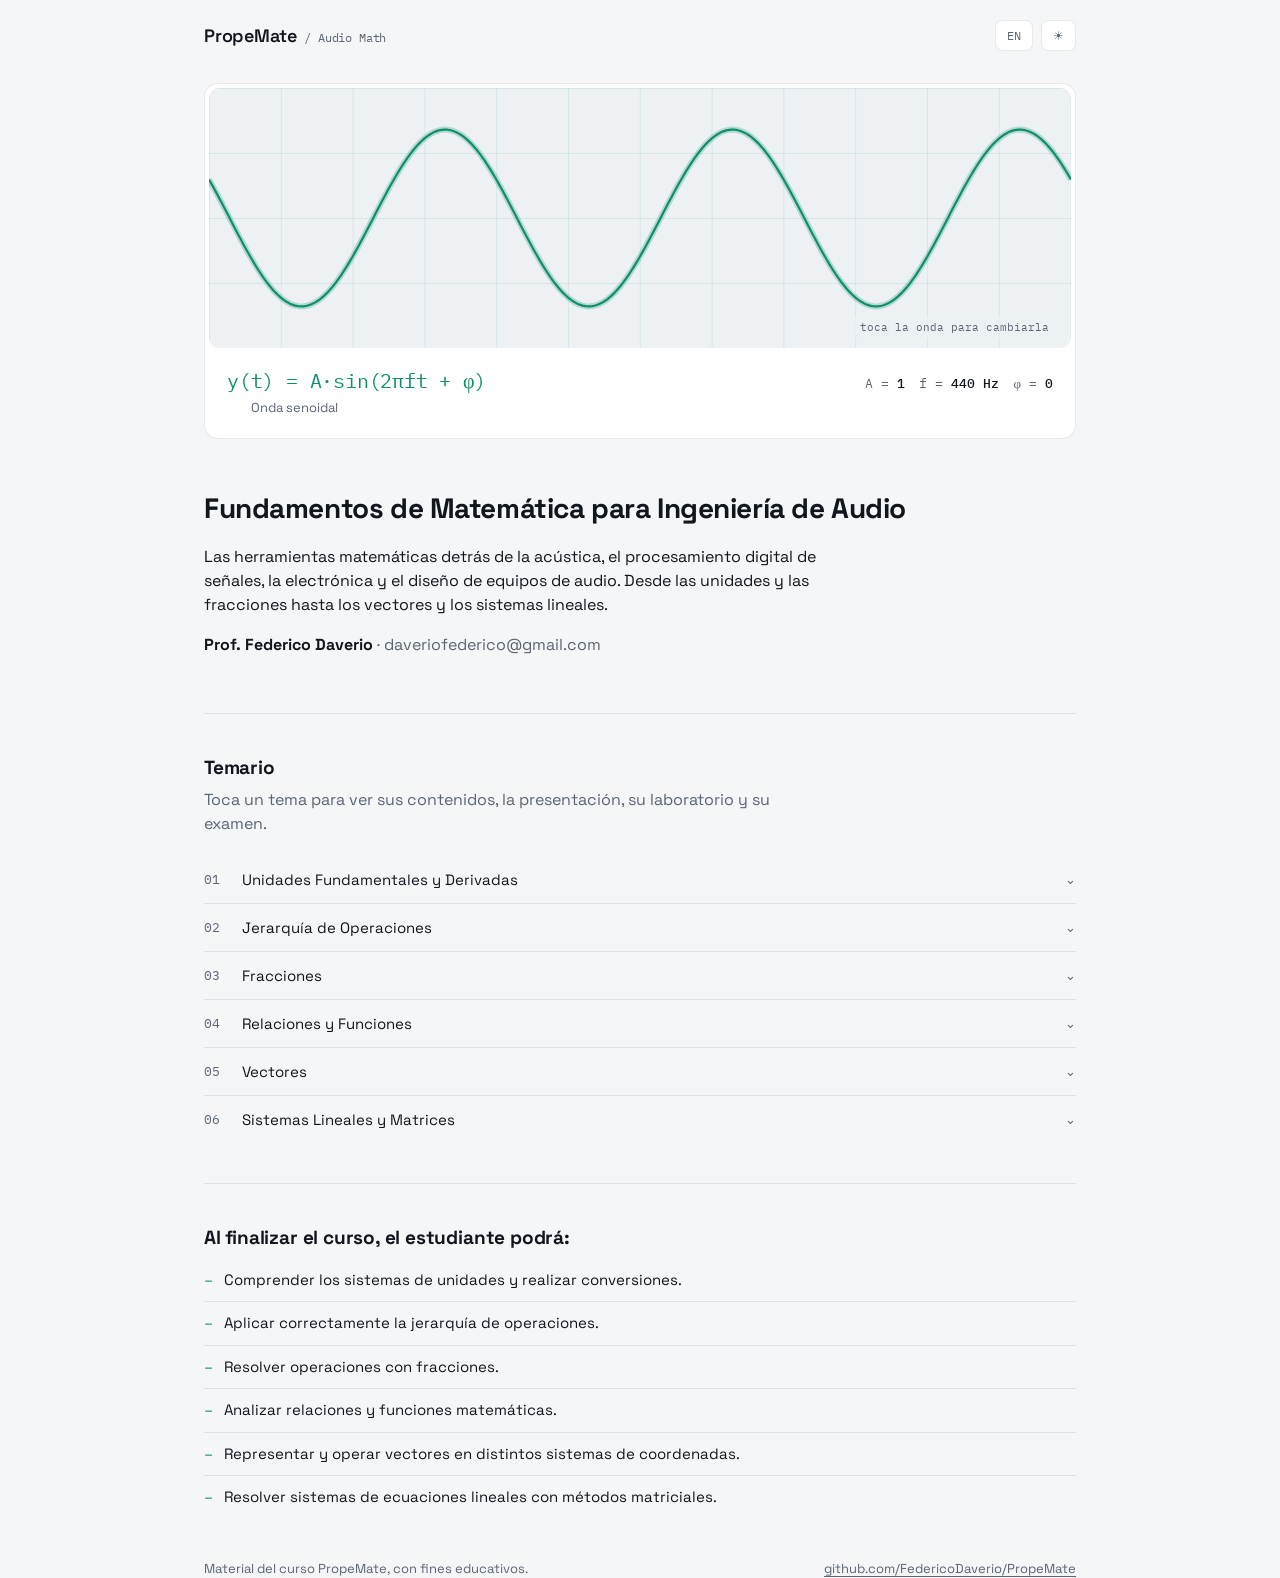
<file: index.html>
<!DOCTYPE html>
<html lang="es">
<head>
<meta charset="UTF-8">
<meta name="viewport" content="width=device-width, initial-scale=1">
<title>PropeMate · Fundamentos de Matemática para Ingeniería de Audio</title>
<link rel="icon" href="data:image/svg+xml,%3Csvg xmlns='http://www.w3.org/2000/svg' viewBox='0 0 32 32'%3E%3Crect width='32' height='32' rx='6' fill='%230A0D12'/%3E%3Cpath d='M2 16 Q8 4 14 16 T26 16' stroke='%236FFFC0' stroke-width='2.4' fill='none'/%3E%3C/svg%3E">
<link rel="preconnect" href="https://fonts.googleapis.com">
<link rel="preconnect" href="https://fonts.gstatic.com" crossorigin>
<link href="https://fonts.googleapis.com/css2?family=Space+Grotesk:wght@400;500;600;700&family=IBM+Plex+Mono:wght@400;500;600&display=swap" rel="stylesheet">
<link rel="stylesheet" href="assets/style.css">
</head>
<body>

<div class="wrap">
  <nav>
    <span class="brand">PropeMate <small>/ Audio Math</small></span>
    <div class="nav-right">
      <div class="controls">
        <button class="ctrl-btn" id="langBtn" type="button" aria-label="Cambiar idioma / Switch language">EN</button>
        <button class="ctrl-btn" id="themeBtn" type="button" aria-label="Cambiar tema">☾</button>
      </div>
    </div>
  </nav>

  <div class="hero">
    <div class="scope-frame">
      <div class="scope-canvas-holder" id="scopeHolder" tabindex="0" role="button"
           aria-label="Osciloscopio interactivo. Presiona Enter o haz clic para cambiar la forma de onda.">
        <canvas id="scope" width="1200" height="520"></canvas>
        <span class="scope-hint" id="scopeHint" data-i18n="hint">toca la onda para cambiarla</span>
      </div>
      <div class="readout">
        <div>
          <div class="eq mono" id="eqText">y(t) = A·sin(2πft + φ)</div>
          <div class="wave-name" id="waveName" data-i18n="wave-sine">Onda senoidal</div>
        </div>
        <div class="params mono"><span>A = <b>1</b></span><span>f = <b>440 Hz</b></span><span>φ = <b>0</b></span></div>
      </div>
    </div>
  </div>

  <section id="about">
    <h1 data-i18n="title">Fundamentos de Matemática para Ingeniería de Audio</h1>
    <p class="lede" data-i18n="lede">Las herramientas matemáticas detrás de la acústica, el procesamiento digital de señales, la electrónica y el diseño de equipos de audio. Desde las unidades y las fracciones hasta los vectores y los sistemas lineales.</p>
    <p data-i18n="prof"><b style="color:var(--text)">Prof. Federico Daverio</b> · daveriofederico@gmail.com</p>
  </section>

  <section id="temario">
    <h2 data-i18n="temario-h">Temario</h2>
    <p class="section-intro" data-i18n="temario-sub">Toca un tema para ver sus contenidos, la presentación, su laboratorio y su examen.</p>
    <div id="unitList"></div>
  </section>

  <section id="objetivos">
    <h2 data-i18n="goals-h">Al finalizar el curso, el estudiante podrá:</h2>
    <ul class="goals" id="goalList"></ul>
  </section>
</div>

<footer class="wrap">
  <span data-i18n="footer-note">Material del curso PropeMate, con fines educativos.</span>
  <a href="https://github.com/FedericoDaverio/PropeMate" target="_blank" rel="noopener">github.com/FedericoDaverio/PropeMate</a>
</footer>

<script src="assets/data.js"></script>
<script src="assets/engine.js"></script>
<script>
(function(){
  "use strict";
  PM.initNav();

  function buildUnitList(){
    var d = PM.dict();
    var unitList = document.getElementById("unitList");
    var openStates = Array.prototype.map.call(unitList.querySelectorAll(".unit-panel"), function(p){ return p.classList.contains("open"); });
    unitList.innerHTML = "";
    d.units.forEach(function(u, idx){
      var name = u[0], url = u[1], args = u[2];
      var unit = document.createElement("div");
      unit.className = "unit";
      var panelId = "panel-" + idx;
      var argsHtml = args.map(function(a){ return "<li>" + a + "</li>"; }).join("");
      unit.innerHTML =
        '<button class="unit-head" aria-expanded="false" aria-controls="' + panelId + '">' +
          '<span class="unit-num mono">0' + (idx+1) + '</span><span class="unit-name">' + name + '</span><span class="chev">⌄</span>' +
        '</button>' +
        '<div class="unit-panel" id="' + panelId + '"><div class="unit-panel-inner">' +
            '<ul class="unit-args">' + argsHtml + '</ul>' +
            '<div class="link-row">' +
              '<a class="unit-link" href="' + url + '" target="_blank" rel="noopener">' + d.pdfLinkText + '</a>' +
              '<a class="unit-link" href="lab-' + (idx+1) + '.html">' + d.labLinkText + '</a>' +
              '<a class="unit-link" href="exam-' + (idx+1) + '.html">' + d.examLinkText + '</a>' +
            '</div>' +
          '</div></div>';
      unitList.appendChild(unit);
    });
    unitList.querySelectorAll(".unit-head").forEach(function(btn, idx){
      if (openStates[idx]) toggleUnit(btn, true);
      btn.addEventListener("click", function(){ toggleUnit(btn); });
    });
  }
  function toggleUnit(btn, forceOpen){
    var panel = document.getElementById(btn.getAttribute("aria-controls"));
    var isOpen = forceOpen !== undefined ? !forceOpen : panel.classList.contains("open");
    if (isOpen){ panel.classList.remove("open"); btn.setAttribute("aria-expanded", "false"); }
    else { panel.classList.add("open"); btn.setAttribute("aria-expanded", "true"); }
  }
  function buildGoalList(){
    var d = PM.dict();
    var goalList = document.getElementById("goalList");
    goalList.innerHTML = "";
    d.goals.forEach(function(g){ var li = document.createElement("li"); li.textContent = g; goalList.appendChild(li); });
  }

  buildUnitList();
  buildGoalList();
  PM.onLangChange(function(){ buildUnitList(); buildGoalList(); });
})();
</script>
<script src="assets/hero.js"></script>
</body>
</html>
</file>
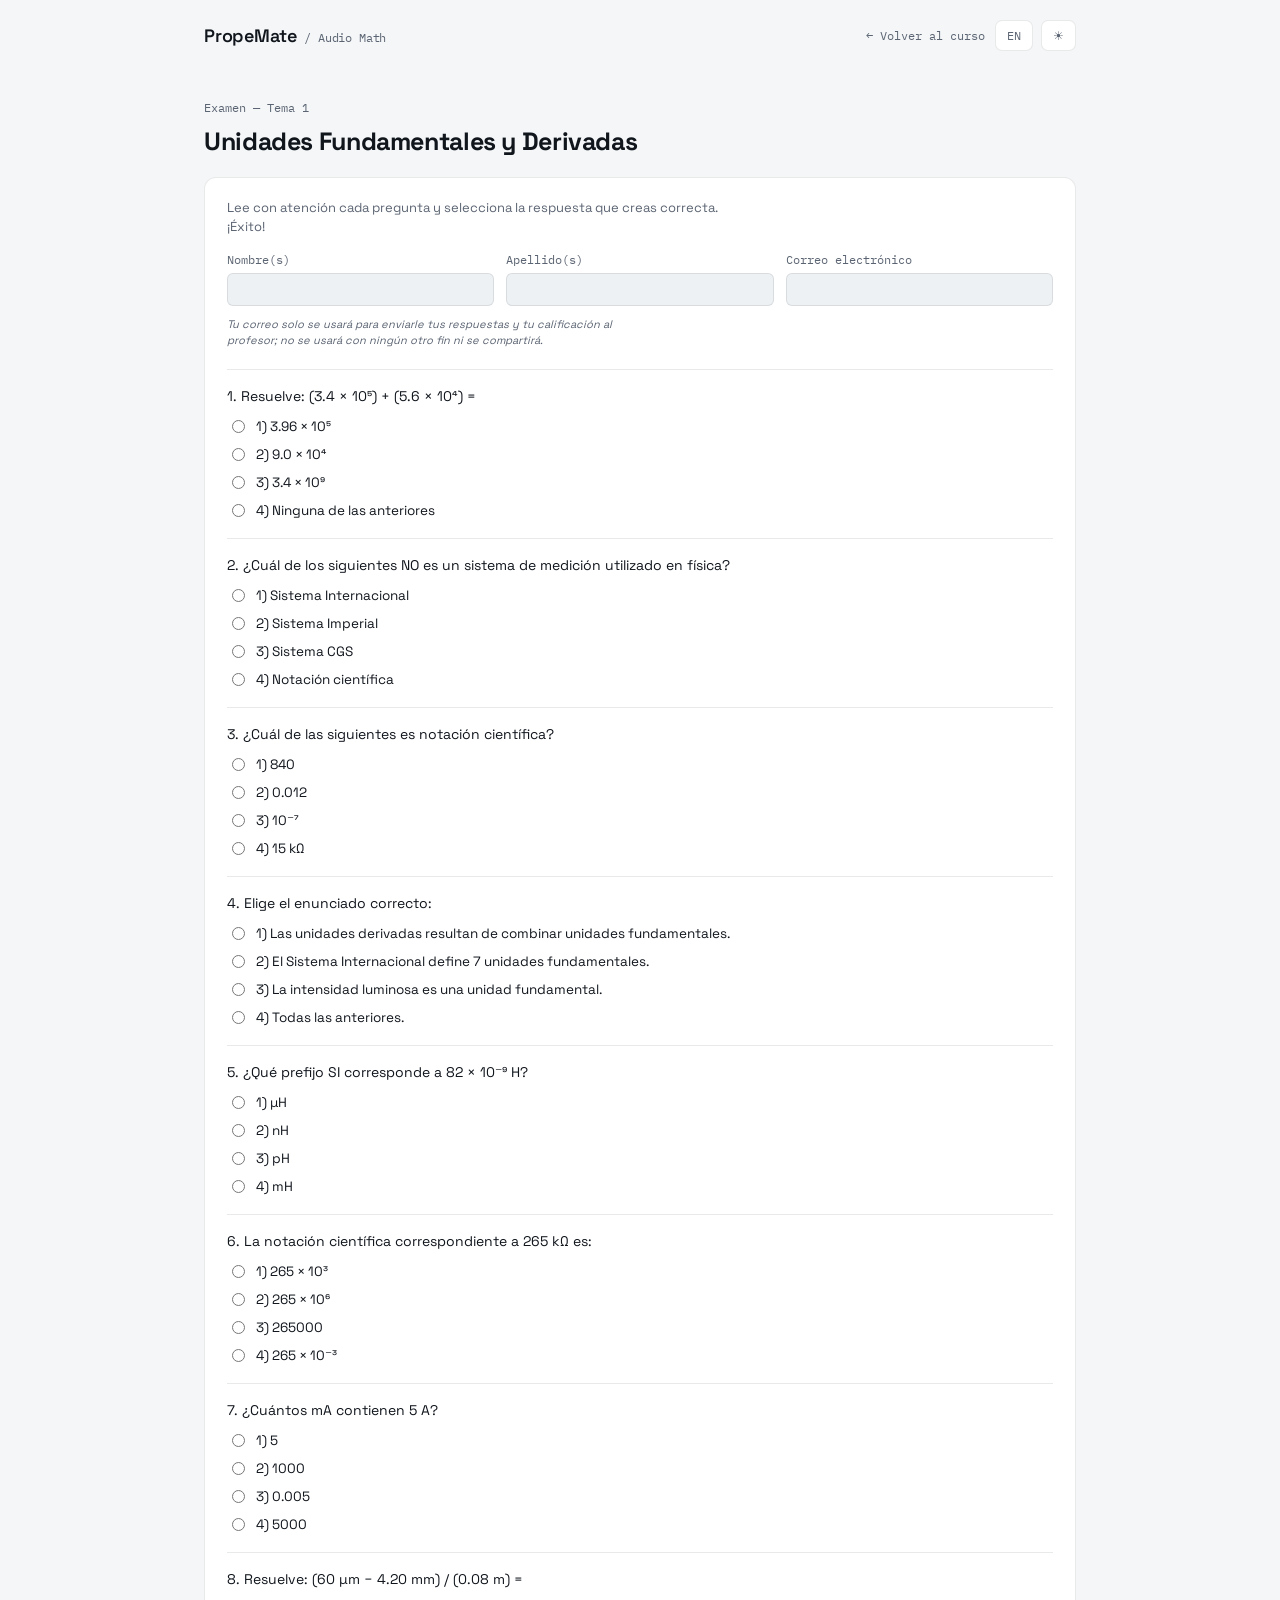
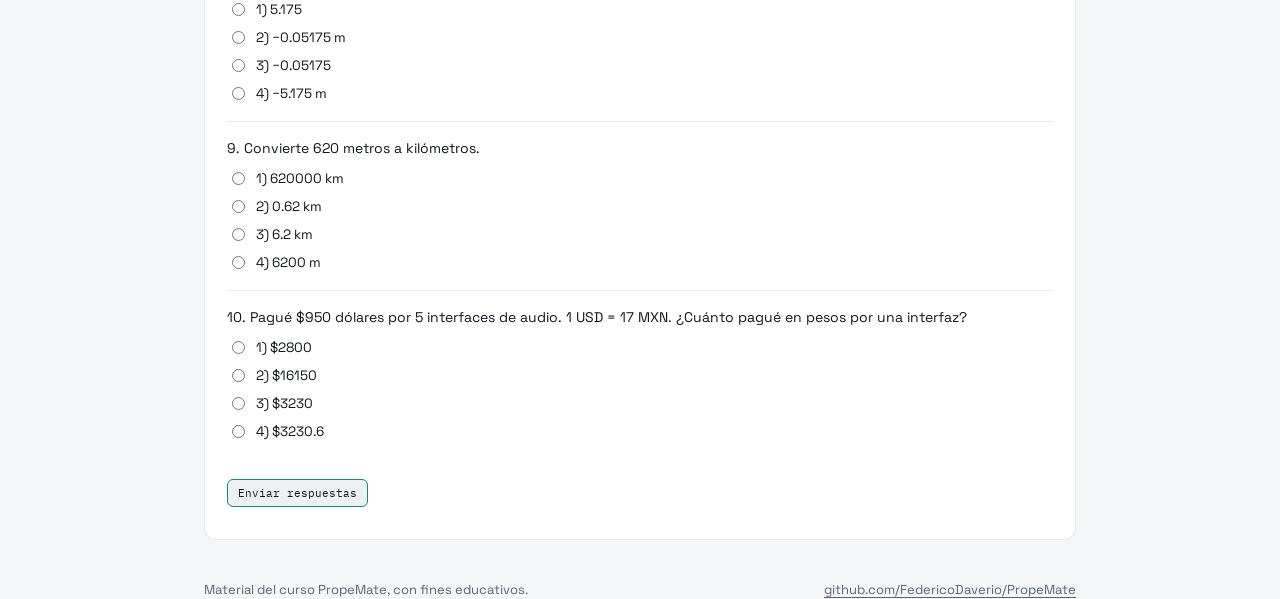
<file: exam-1.html>
<!DOCTYPE html>
<html lang="es">
<head>
<meta charset="UTF-8">
<meta name="viewport" content="width=device-width, initial-scale=1">
<title>Examen 1 · PropeMate</title>
<link rel="icon" href="data:image/svg+xml,%3Csvg xmlns='http://www.w3.org/2000/svg' viewBox='0 0 32 32'%3E%3Crect width='32' height='32' rx='6' fill='%230A0D12'/%3E%3Cpath d='M2 16 Q8 4 14 16 T26 16' stroke='%236FFFC0' stroke-width='2.4' fill='none'/%3E%3C/svg%3E">
<link rel="preconnect" href="https://fonts.googleapis.com">
<link rel="preconnect" href="https://fonts.gstatic.com" crossorigin>
<link href="https://fonts.googleapis.com/css2?family=Space+Grotesk:wght@400;500;600;700&family=IBM+Plex+Mono:wght@400;500;600&display=swap" rel="stylesheet">
<link rel="stylesheet" href="assets/style.css">
</head>
<body>
<div class="wrap">
  <nav>
    <a class="brand" href="index.html">PropeMate <small>/ Audio Math</small></a>
    <div class="nav-right">
      <a class="back-link" href="index.html#temario" data-i18n="backToCourse">← Volver al curso</a>
      <div class="controls">
        <button class="ctrl-btn" id="langBtn" type="button" aria-label="Cambiar idioma / Switch language">EN</button>
        <button class="ctrl-btn" id="themeBtn" type="button" aria-label="Cambiar tema">☾</button>
      </div>
    </div>
  </nav>
  <div class="page-head">
    <p class="page-eyebrow" id="topicEyebrow"></p>
    <h1 class="page-title" id="topicTitle"></h1>
  </div>
  <section style="padding-top:8px;">
    <div class="exam" id="examContainer"></div>
  </section>
</div>
<footer class="wrap">
  <span data-i18n="footer-note">Material del curso PropeMate, con fines educativos.</span>
  <a href="https://github.com/FedericoDaverio/PropeMate" target="_blank" rel="noopener">github.com/FedericoDaverio/PropeMate</a>
</footer>
<script>var TOPIC_INDEX = 0;</script>
<script src="assets/data.js"></script>
<script src="assets/engine.js"></script>
<script src="assets/exams-engine.js"></script>
</body>
</html>
</file>
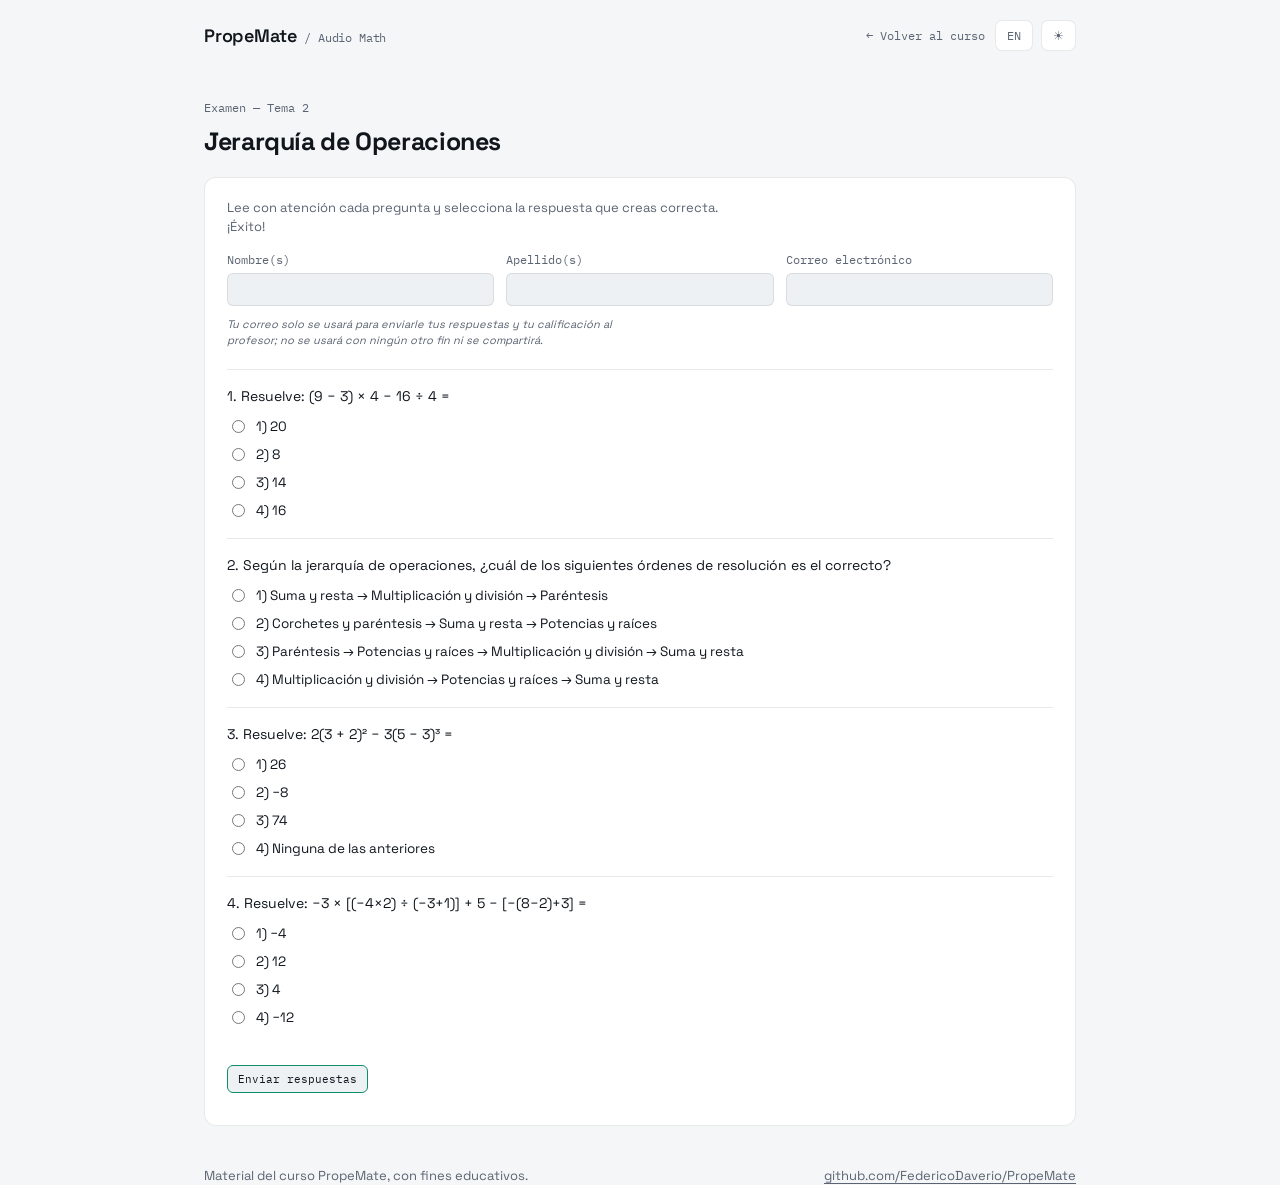
<file: exam-2.html>
<!DOCTYPE html>
<html lang="es">
<head>
<meta charset="UTF-8">
<meta name="viewport" content="width=device-width, initial-scale=1">
<title>Examen 2 · PropeMate</title>
<link rel="icon" href="data:image/svg+xml,%3Csvg xmlns='http://www.w3.org/2000/svg' viewBox='0 0 32 32'%3E%3Crect width='32' height='32' rx='6' fill='%230A0D12'/%3E%3Cpath d='M2 16 Q8 4 14 16 T26 16' stroke='%236FFFC0' stroke-width='2.4' fill='none'/%3E%3C/svg%3E">
<link rel="preconnect" href="https://fonts.googleapis.com">
<link rel="preconnect" href="https://fonts.gstatic.com" crossorigin>
<link href="https://fonts.googleapis.com/css2?family=Space+Grotesk:wght@400;500;600;700&family=IBM+Plex+Mono:wght@400;500;600&display=swap" rel="stylesheet">
<link rel="stylesheet" href="assets/style.css">
</head>
<body>
<div class="wrap">
  <nav>
    <a class="brand" href="index.html">PropeMate <small>/ Audio Math</small></a>
    <div class="nav-right">
      <a class="back-link" href="index.html#temario" data-i18n="backToCourse">← Volver al curso</a>
      <div class="controls">
        <button class="ctrl-btn" id="langBtn" type="button" aria-label="Cambiar idioma / Switch language">EN</button>
        <button class="ctrl-btn" id="themeBtn" type="button" aria-label="Cambiar tema">☾</button>
      </div>
    </div>
  </nav>
  <div class="page-head">
    <p class="page-eyebrow" id="topicEyebrow"></p>
    <h1 class="page-title" id="topicTitle"></h1>
  </div>
  <section style="padding-top:8px;">
    <div class="exam" id="examContainer"></div>
  </section>
</div>
<footer class="wrap">
  <span data-i18n="footer-note">Material del curso PropeMate, con fines educativos.</span>
  <a href="https://github.com/FedericoDaverio/PropeMate" target="_blank" rel="noopener">github.com/FedericoDaverio/PropeMate</a>
</footer>
<script>var TOPIC_INDEX = 1;</script>
<script src="assets/data.js"></script>
<script src="assets/engine.js"></script>
<script src="assets/exams-engine.js"></script>
</body>
</html>
</file>
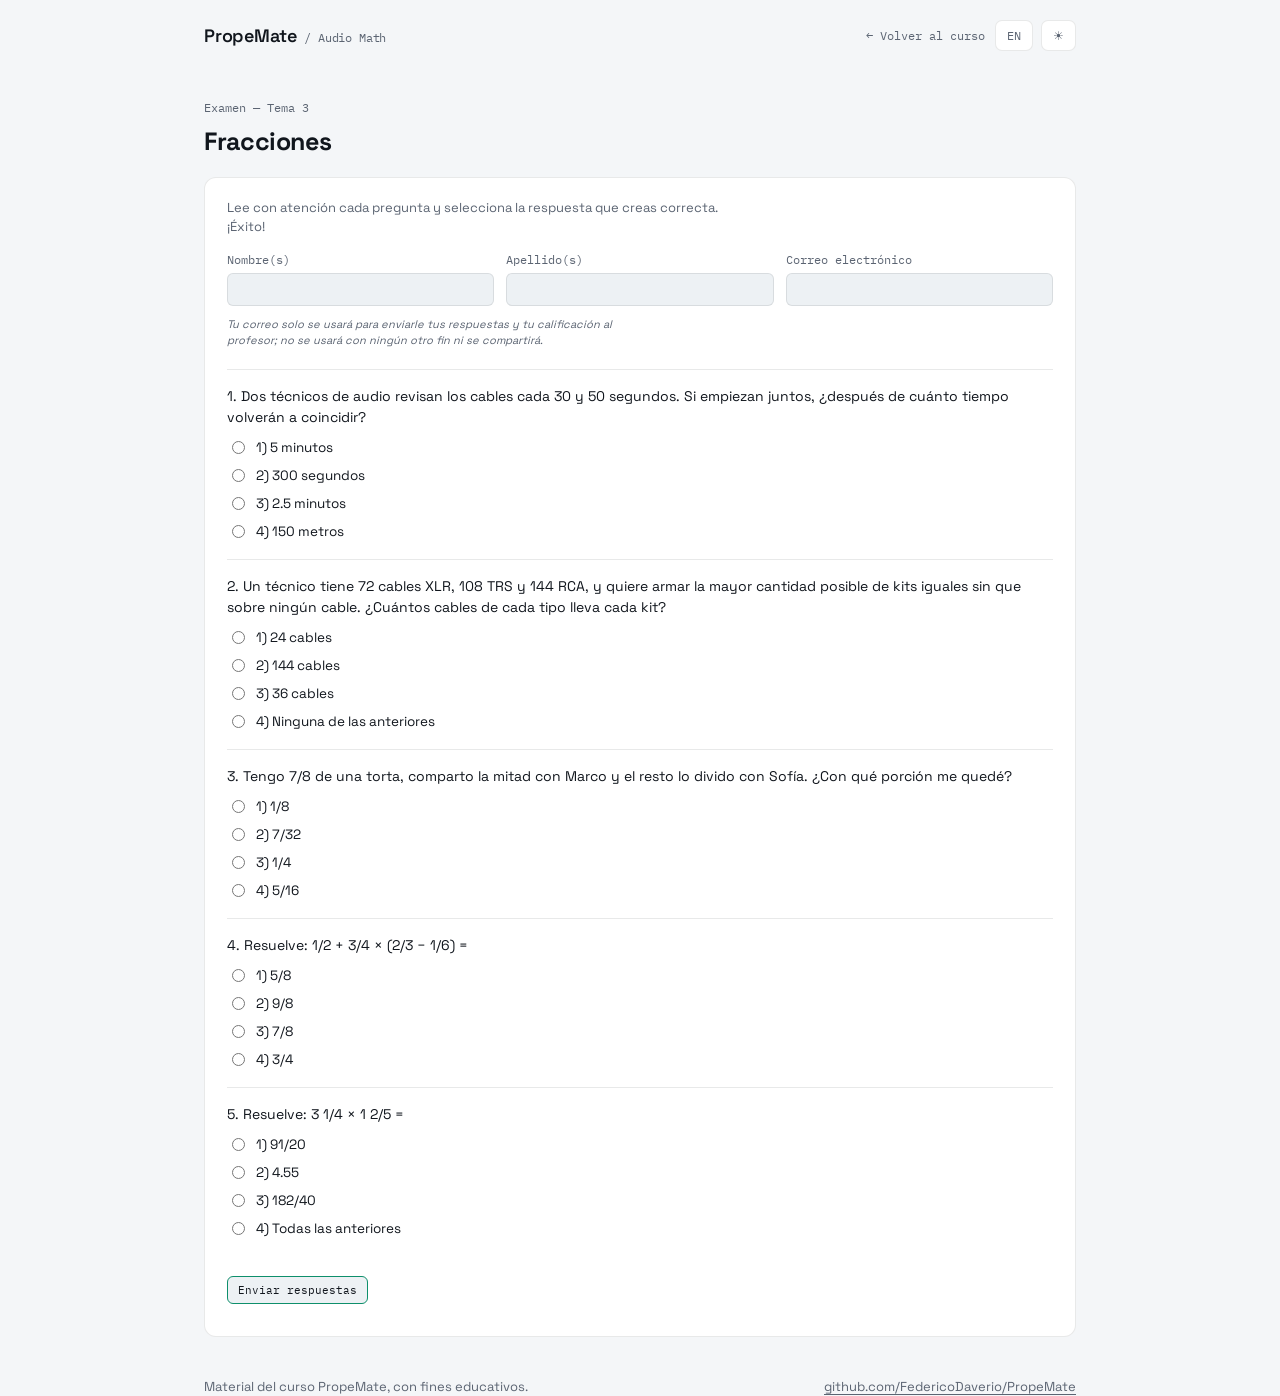
<file: exam-3.html>
<!DOCTYPE html>
<html lang="es">
<head>
<meta charset="UTF-8">
<meta name="viewport" content="width=device-width, initial-scale=1">
<title>Examen 3 · PropeMate</title>
<link rel="icon" href="data:image/svg+xml,%3Csvg xmlns='http://www.w3.org/2000/svg' viewBox='0 0 32 32'%3E%3Crect width='32' height='32' rx='6' fill='%230A0D12'/%3E%3Cpath d='M2 16 Q8 4 14 16 T26 16' stroke='%236FFFC0' stroke-width='2.4' fill='none'/%3E%3C/svg%3E">
<link rel="preconnect" href="https://fonts.googleapis.com">
<link rel="preconnect" href="https://fonts.gstatic.com" crossorigin>
<link href="https://fonts.googleapis.com/css2?family=Space+Grotesk:wght@400;500;600;700&family=IBM+Plex+Mono:wght@400;500;600&display=swap" rel="stylesheet">
<link rel="stylesheet" href="assets/style.css">
</head>
<body>
<div class="wrap">
  <nav>
    <a class="brand" href="index.html">PropeMate <small>/ Audio Math</small></a>
    <div class="nav-right">
      <a class="back-link" href="index.html#temario" data-i18n="backToCourse">← Volver al curso</a>
      <div class="controls">
        <button class="ctrl-btn" id="langBtn" type="button" aria-label="Cambiar idioma / Switch language">EN</button>
        <button class="ctrl-btn" id="themeBtn" type="button" aria-label="Cambiar tema">☾</button>
      </div>
    </div>
  </nav>
  <div class="page-head">
    <p class="page-eyebrow" id="topicEyebrow"></p>
    <h1 class="page-title" id="topicTitle"></h1>
  </div>
  <section style="padding-top:8px;">
    <div class="exam" id="examContainer"></div>
  </section>
</div>
<footer class="wrap">
  <span data-i18n="footer-note">Material del curso PropeMate, con fines educativos.</span>
  <a href="https://github.com/FedericoDaverio/PropeMate" target="_blank" rel="noopener">github.com/FedericoDaverio/PropeMate</a>
</footer>
<script>var TOPIC_INDEX = 2;</script>
<script src="assets/data.js"></script>
<script src="assets/engine.js"></script>
<script src="assets/exams-engine.js"></script>
</body>
</html>
</file>
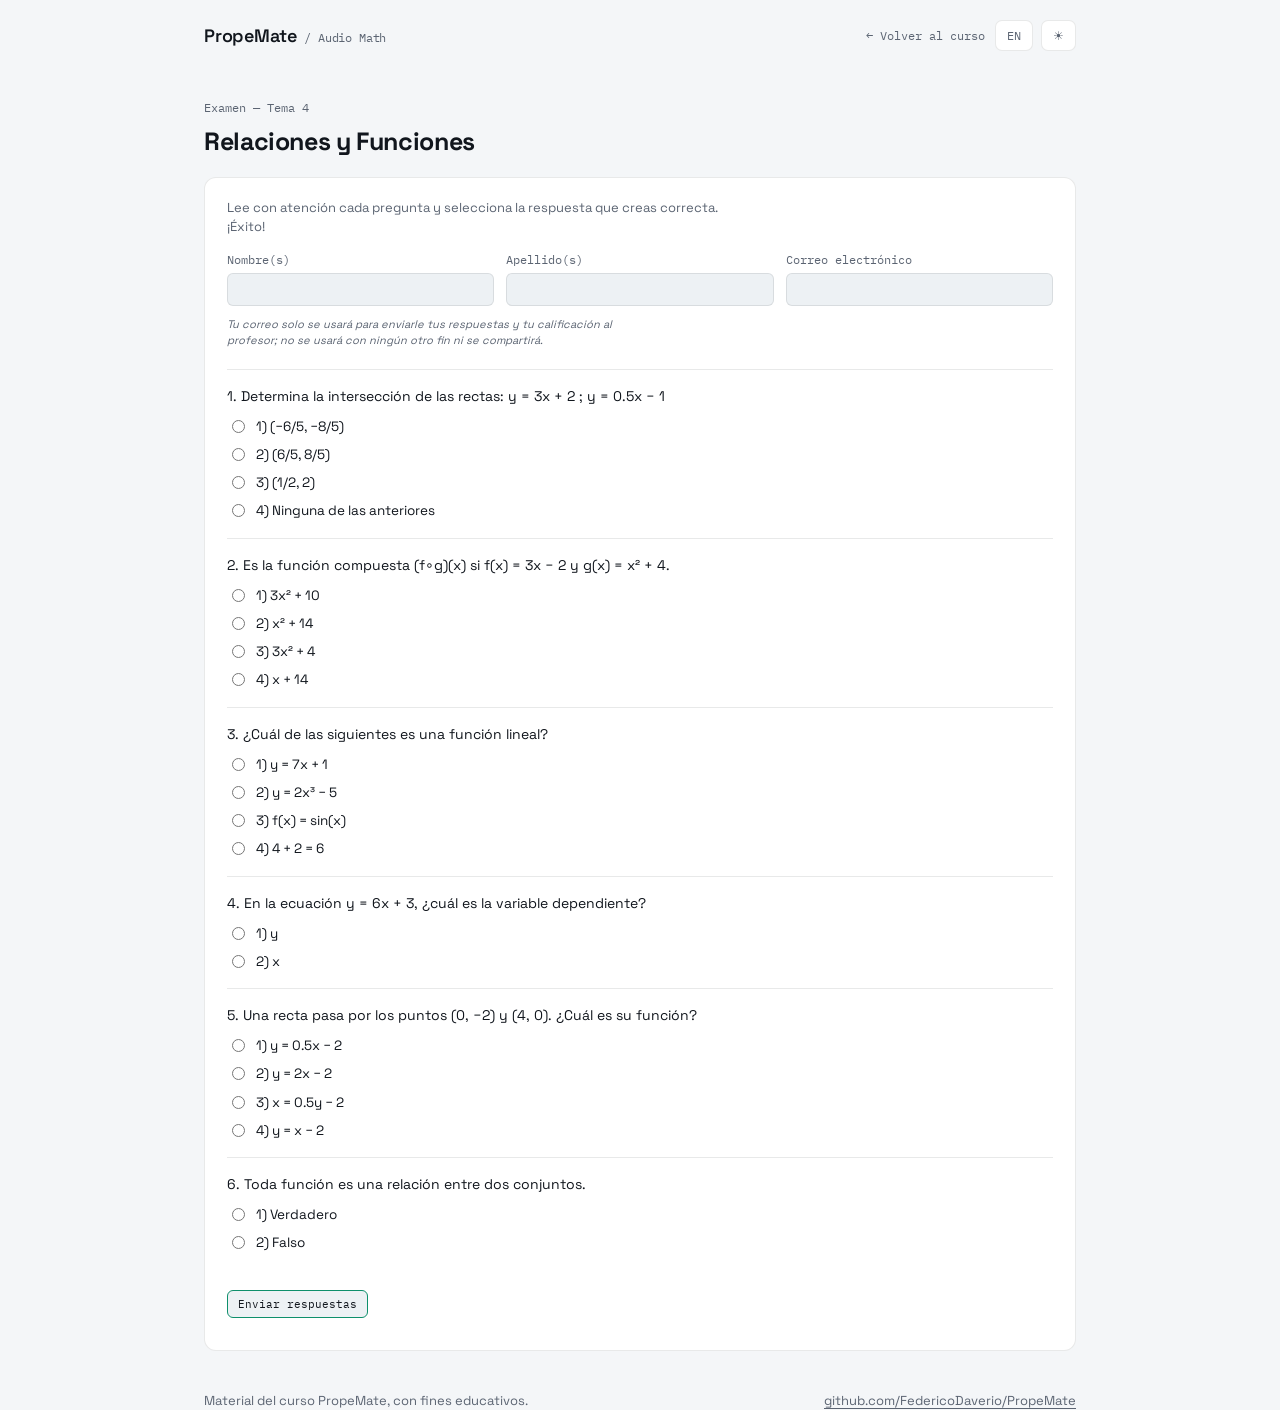
<file: exam-4.html>
<!DOCTYPE html>
<html lang="es">
<head>
<meta charset="UTF-8">
<meta name="viewport" content="width=device-width, initial-scale=1">
<title>Examen 4 · PropeMate</title>
<link rel="icon" href="data:image/svg+xml,%3Csvg xmlns='http://www.w3.org/2000/svg' viewBox='0 0 32 32'%3E%3Crect width='32' height='32' rx='6' fill='%230A0D12'/%3E%3Cpath d='M2 16 Q8 4 14 16 T26 16' stroke='%236FFFC0' stroke-width='2.4' fill='none'/%3E%3C/svg%3E">
<link rel="preconnect" href="https://fonts.googleapis.com">
<link rel="preconnect" href="https://fonts.gstatic.com" crossorigin>
<link href="https://fonts.googleapis.com/css2?family=Space+Grotesk:wght@400;500;600;700&family=IBM+Plex+Mono:wght@400;500;600&display=swap" rel="stylesheet">
<link rel="stylesheet" href="assets/style.css">
</head>
<body>
<div class="wrap">
  <nav>
    <a class="brand" href="index.html">PropeMate <small>/ Audio Math</small></a>
    <div class="nav-right">
      <a class="back-link" href="index.html#temario" data-i18n="backToCourse">← Volver al curso</a>
      <div class="controls">
        <button class="ctrl-btn" id="langBtn" type="button" aria-label="Cambiar idioma / Switch language">EN</button>
        <button class="ctrl-btn" id="themeBtn" type="button" aria-label="Cambiar tema">☾</button>
      </div>
    </div>
  </nav>
  <div class="page-head">
    <p class="page-eyebrow" id="topicEyebrow"></p>
    <h1 class="page-title" id="topicTitle"></h1>
  </div>
  <section style="padding-top:8px;">
    <div class="exam" id="examContainer"></div>
  </section>
</div>
<footer class="wrap">
  <span data-i18n="footer-note">Material del curso PropeMate, con fines educativos.</span>
  <a href="https://github.com/FedericoDaverio/PropeMate" target="_blank" rel="noopener">github.com/FedericoDaverio/PropeMate</a>
</footer>
<script>var TOPIC_INDEX = 3;</script>
<script src="assets/data.js"></script>
<script src="assets/engine.js"></script>
<script src="assets/exams-engine.js"></script>
</body>
</html>
</file>
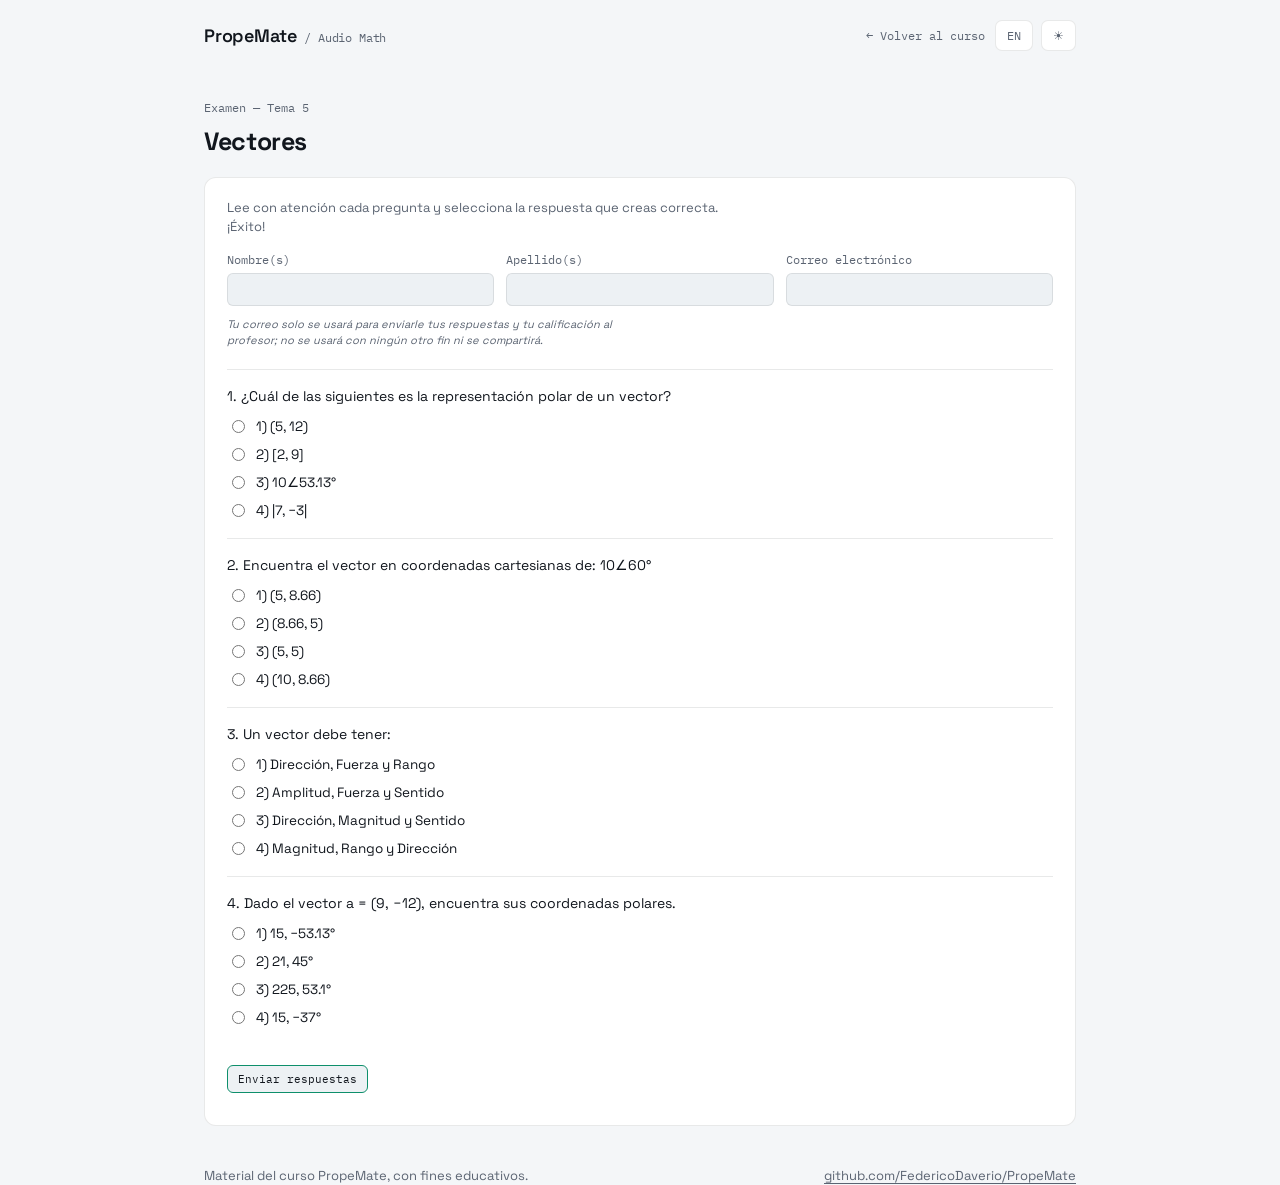
<file: exam-5.html>
<!DOCTYPE html>
<html lang="es">
<head>
<meta charset="UTF-8">
<meta name="viewport" content="width=device-width, initial-scale=1">
<title>Examen 5 · PropeMate</title>
<link rel="icon" href="data:image/svg+xml,%3Csvg xmlns='http://www.w3.org/2000/svg' viewBox='0 0 32 32'%3E%3Crect width='32' height='32' rx='6' fill='%230A0D12'/%3E%3Cpath d='M2 16 Q8 4 14 16 T26 16' stroke='%236FFFC0' stroke-width='2.4' fill='none'/%3E%3C/svg%3E">
<link rel="preconnect" href="https://fonts.googleapis.com">
<link rel="preconnect" href="https://fonts.gstatic.com" crossorigin>
<link href="https://fonts.googleapis.com/css2?family=Space+Grotesk:wght@400;500;600;700&family=IBM+Plex+Mono:wght@400;500;600&display=swap" rel="stylesheet">
<link rel="stylesheet" href="assets/style.css">
</head>
<body>
<div class="wrap">
  <nav>
    <a class="brand" href="index.html">PropeMate <small>/ Audio Math</small></a>
    <div class="nav-right">
      <a class="back-link" href="index.html#temario" data-i18n="backToCourse">← Volver al curso</a>
      <div class="controls">
        <button class="ctrl-btn" id="langBtn" type="button" aria-label="Cambiar idioma / Switch language">EN</button>
        <button class="ctrl-btn" id="themeBtn" type="button" aria-label="Cambiar tema">☾</button>
      </div>
    </div>
  </nav>
  <div class="page-head">
    <p class="page-eyebrow" id="topicEyebrow"></p>
    <h1 class="page-title" id="topicTitle"></h1>
  </div>
  <section style="padding-top:8px;">
    <div class="exam" id="examContainer"></div>
  </section>
</div>
<footer class="wrap">
  <span data-i18n="footer-note">Material del curso PropeMate, con fines educativos.</span>
  <a href="https://github.com/FedericoDaverio/PropeMate" target="_blank" rel="noopener">github.com/FedericoDaverio/PropeMate</a>
</footer>
<script>var TOPIC_INDEX = 4;</script>
<script src="assets/data.js"></script>
<script src="assets/engine.js"></script>
<script src="assets/exams-engine.js"></script>
</body>
</html>
</file>
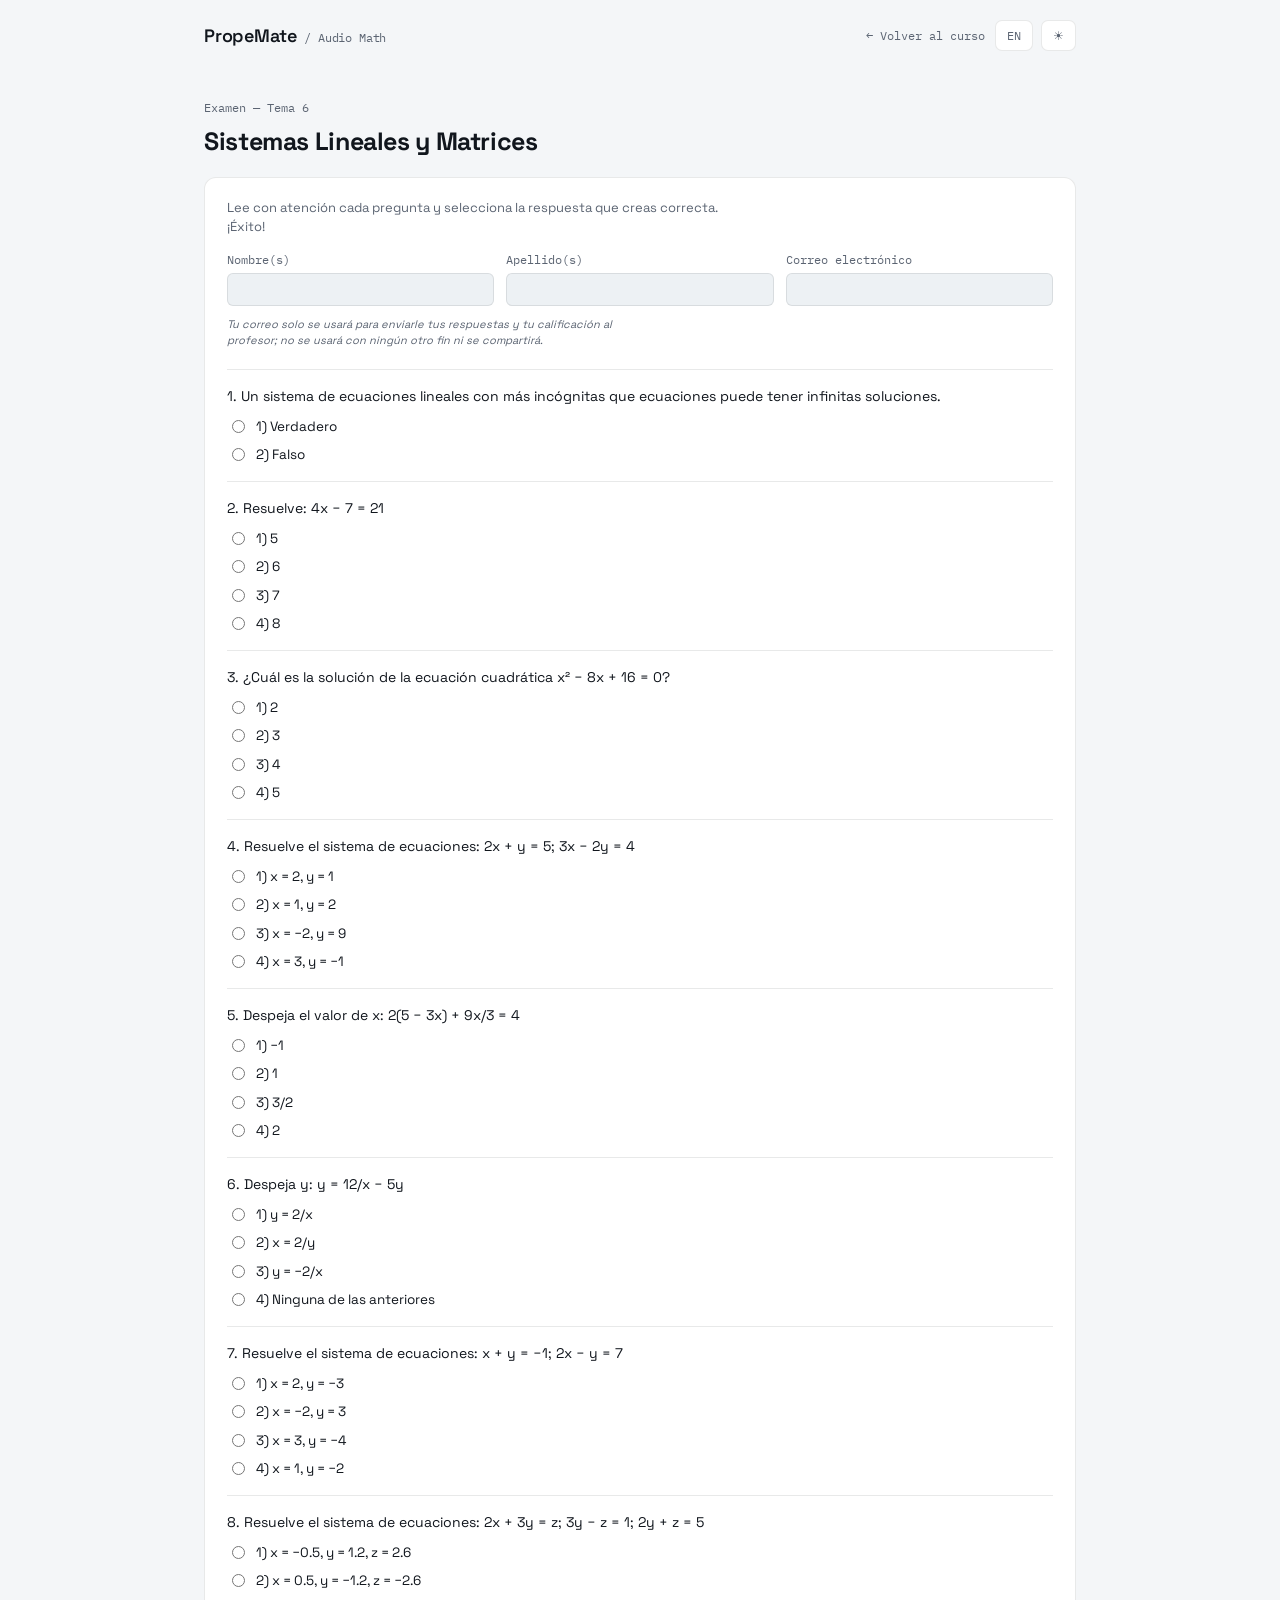
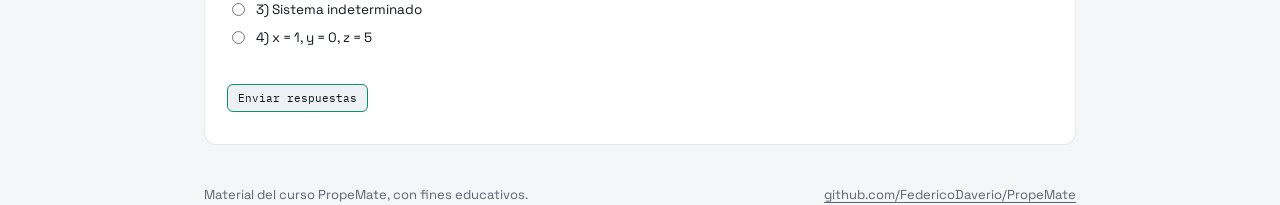
<file: exam-6.html>
<!DOCTYPE html>
<html lang="es">
<head>
<meta charset="UTF-8">
<meta name="viewport" content="width=device-width, initial-scale=1">
<title>Examen 6 · PropeMate</title>
<link rel="icon" href="data:image/svg+xml,%3Csvg xmlns='http://www.w3.org/2000/svg' viewBox='0 0 32 32'%3E%3Crect width='32' height='32' rx='6' fill='%230A0D12'/%3E%3Cpath d='M2 16 Q8 4 14 16 T26 16' stroke='%236FFFC0' stroke-width='2.4' fill='none'/%3E%3C/svg%3E">
<link rel="preconnect" href="https://fonts.googleapis.com">
<link rel="preconnect" href="https://fonts.gstatic.com" crossorigin>
<link href="https://fonts.googleapis.com/css2?family=Space+Grotesk:wght@400;500;600;700&family=IBM+Plex+Mono:wght@400;500;600&display=swap" rel="stylesheet">
<link rel="stylesheet" href="assets/style.css">
</head>
<body>
<div class="wrap">
  <nav>
    <a class="brand" href="index.html">PropeMate <small>/ Audio Math</small></a>
    <div class="nav-right">
      <a class="back-link" href="index.html#temario" data-i18n="backToCourse">← Volver al curso</a>
      <div class="controls">
        <button class="ctrl-btn" id="langBtn" type="button" aria-label="Cambiar idioma / Switch language">EN</button>
        <button class="ctrl-btn" id="themeBtn" type="button" aria-label="Cambiar tema">☾</button>
      </div>
    </div>
  </nav>
  <div class="page-head">
    <p class="page-eyebrow" id="topicEyebrow"></p>
    <h1 class="page-title" id="topicTitle"></h1>
  </div>
  <section style="padding-top:8px;">
    <div class="exam" id="examContainer"></div>
  </section>
</div>
<footer class="wrap">
  <span data-i18n="footer-note">Material del curso PropeMate, con fines educativos.</span>
  <a href="https://github.com/FedericoDaverio/PropeMate" target="_blank" rel="noopener">github.com/FedericoDaverio/PropeMate</a>
</footer>
<script>var TOPIC_INDEX = 5;</script>
<script src="assets/data.js"></script>
<script src="assets/engine.js"></script>
<script src="assets/exams-engine.js"></script>
</body>
</html>
</file>
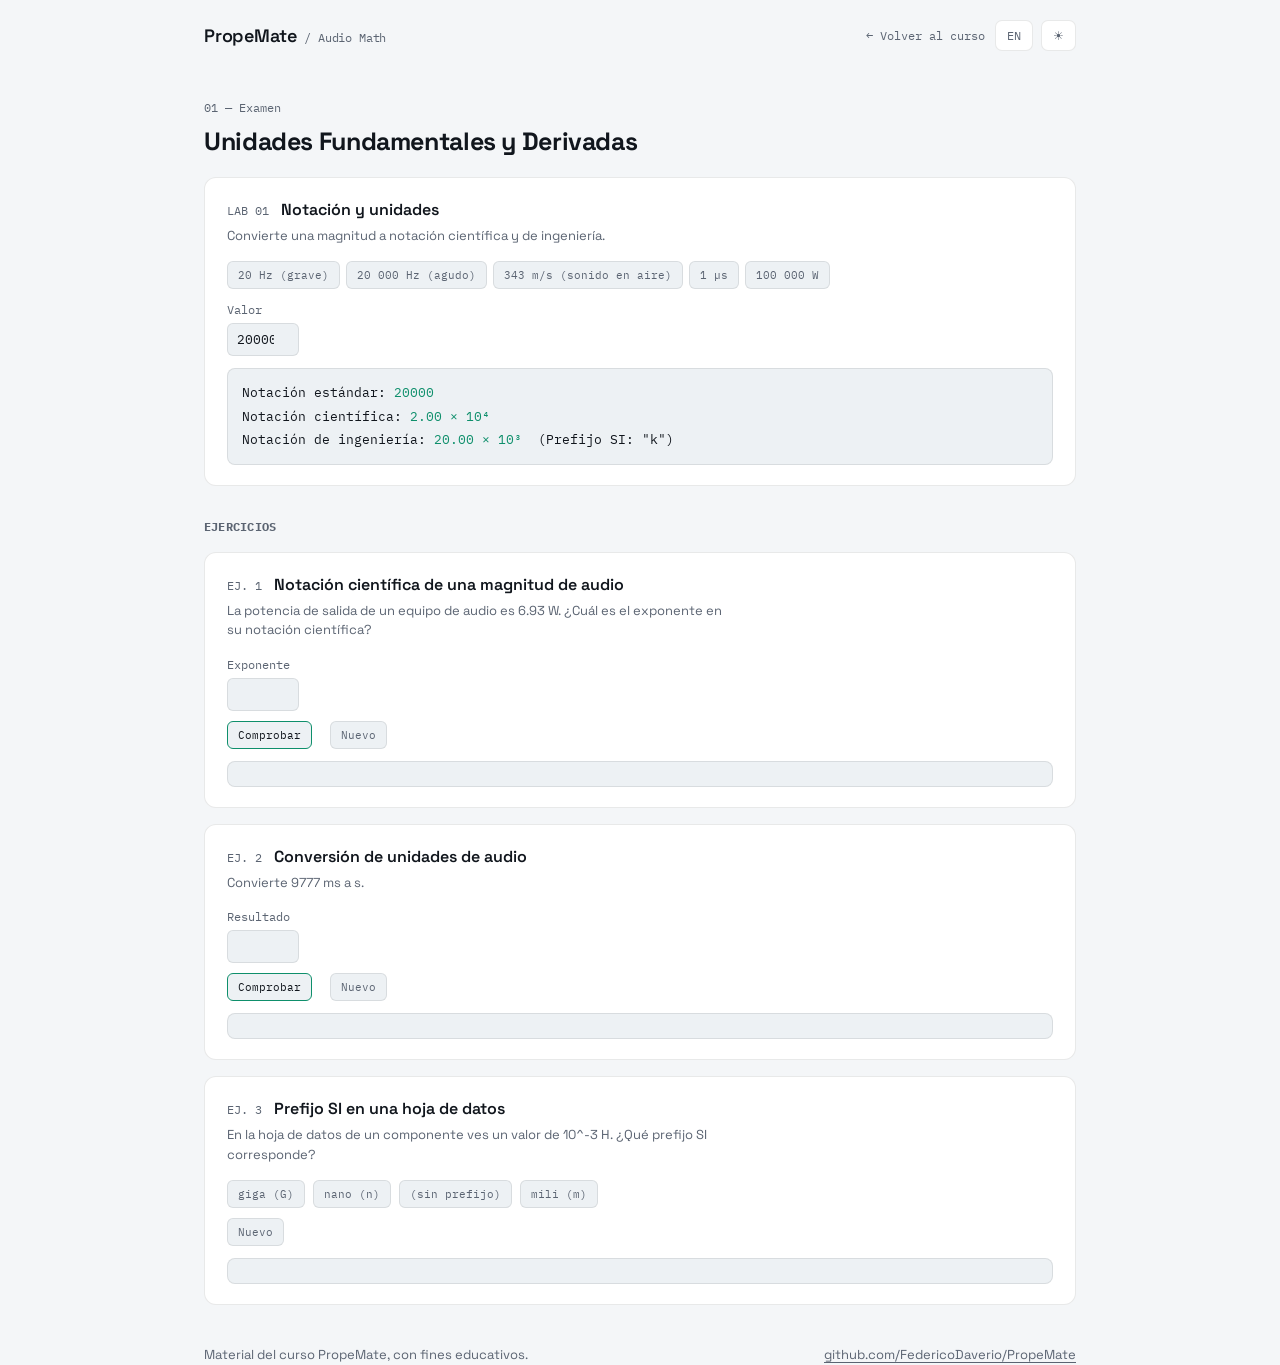
<file: lab-1.html>
<!DOCTYPE html>
<html lang="es">
<head>
<meta charset="UTF-8">
<meta name="viewport" content="width=device-width, initial-scale=1">
<title>Laboratorio 1 · PropeMate</title>
<link rel="icon" href="data:image/svg+xml,%3Csvg xmlns='http://www.w3.org/2000/svg' viewBox='0 0 32 32'%3E%3Crect width='32' height='32' rx='6' fill='%230A0D12'/%3E%3Cpath d='M2 16 Q8 4 14 16 T26 16' stroke='%236FFFC0' stroke-width='2.4' fill='none'/%3E%3C/svg%3E">
<link rel="preconnect" href="https://fonts.googleapis.com">
<link rel="preconnect" href="https://fonts.gstatic.com" crossorigin>
<link href="https://fonts.googleapis.com/css2?family=Space+Grotesk:wght@400;500;600;700&family=IBM+Plex+Mono:wght@400;500;600&display=swap" rel="stylesheet">
<link rel="stylesheet" href="assets/style.css">
</head>
<body>
<div class="wrap">
  <nav>
    <a class="brand" href="index.html">PropeMate <small>/ Audio Math</small></a>
    <div class="nav-right">
      <a class="back-link" href="index.html#temario" data-i18n="backToCourse">← Volver al curso</a>
      <div class="controls">
        <button class="ctrl-btn" id="langBtn" type="button" aria-label="Cambiar idioma / Switch language">EN</button>
        <button class="ctrl-btn" id="themeBtn" type="button" aria-label="Cambiar tema">☾</button>
      </div>
    </div>
  </nav>
  <div class="page-head">
    <p class="page-eyebrow" id="topicEyebrow"></p>
    <h1 class="page-title" id="topicTitle"></h1>
  </div>
  <section style="padding-top:8px;">
    <div id="labContainer"></div>
    <h3 style="margin-top:32px; font-family:'IBM Plex Mono'; font-size:12px; color:var(--text-dim); letter-spacing:.02em;">EJERCICIOS</h3>
    <div class="drill" id="drill-0"></div>
    <div class="drill" id="drill-1"></div>
    <div class="drill" id="drill-2"></div>
  </section>
</div>
<footer class="wrap">
  <span data-i18n="footer-note">Material del curso PropeMate, con fines educativos.</span>
  <a href="https://github.com/FedericoDaverio/PropeMate" target="_blank" rel="noopener">github.com/FedericoDaverio/PropeMate</a>
</footer>
<script>var TOPIC_INDEX = 0;</script>
<script src="assets/data.js"></script>
<script src="assets/engine.js"></script>
<script src="assets/labs-engine.js"></script>
</body>
</html>
</file>
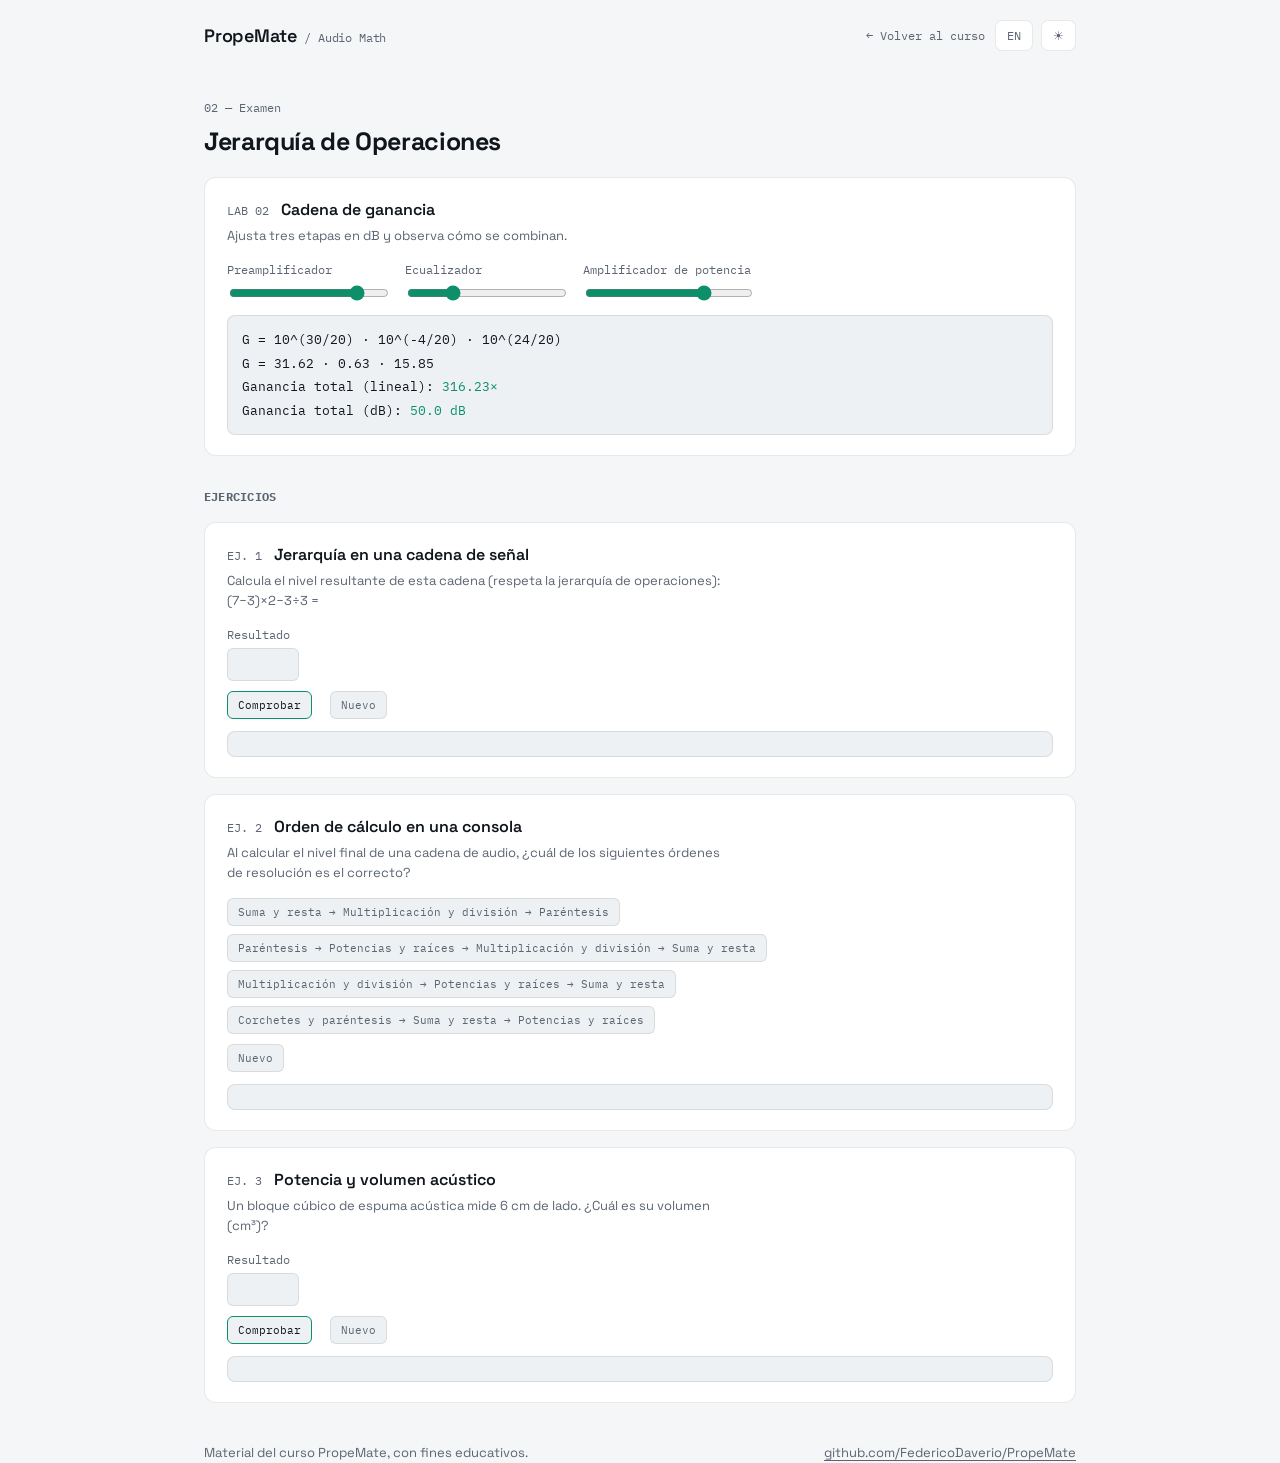
<file: lab-2.html>
<!DOCTYPE html>
<html lang="es">
<head>
<meta charset="UTF-8">
<meta name="viewport" content="width=device-width, initial-scale=1">
<title>Laboratorio 2 · PropeMate</title>
<link rel="icon" href="data:image/svg+xml,%3Csvg xmlns='http://www.w3.org/2000/svg' viewBox='0 0 32 32'%3E%3Crect width='32' height='32' rx='6' fill='%230A0D12'/%3E%3Cpath d='M2 16 Q8 4 14 16 T26 16' stroke='%236FFFC0' stroke-width='2.4' fill='none'/%3E%3C/svg%3E">
<link rel="preconnect" href="https://fonts.googleapis.com">
<link rel="preconnect" href="https://fonts.gstatic.com" crossorigin>
<link href="https://fonts.googleapis.com/css2?family=Space+Grotesk:wght@400;500;600;700&family=IBM+Plex+Mono:wght@400;500;600&display=swap" rel="stylesheet">
<link rel="stylesheet" href="assets/style.css">
</head>
<body>
<div class="wrap">
  <nav>
    <a class="brand" href="index.html">PropeMate <small>/ Audio Math</small></a>
    <div class="nav-right">
      <a class="back-link" href="index.html#temario" data-i18n="backToCourse">← Volver al curso</a>
      <div class="controls">
        <button class="ctrl-btn" id="langBtn" type="button" aria-label="Cambiar idioma / Switch language">EN</button>
        <button class="ctrl-btn" id="themeBtn" type="button" aria-label="Cambiar tema">☾</button>
      </div>
    </div>
  </nav>
  <div class="page-head">
    <p class="page-eyebrow" id="topicEyebrow"></p>
    <h1 class="page-title" id="topicTitle"></h1>
  </div>
  <section style="padding-top:8px;">
    <div id="labContainer"></div>
    <h3 style="margin-top:32px; font-family:'IBM Plex Mono'; font-size:12px; color:var(--text-dim); letter-spacing:.02em;">EJERCICIOS</h3>
    <div class="drill" id="drill-0"></div>
    <div class="drill" id="drill-1"></div>
    <div class="drill" id="drill-2"></div>
  </section>
</div>
<footer class="wrap">
  <span data-i18n="footer-note">Material del curso PropeMate, con fines educativos.</span>
  <a href="https://github.com/FedericoDaverio/PropeMate" target="_blank" rel="noopener">github.com/FedericoDaverio/PropeMate</a>
</footer>
<script>var TOPIC_INDEX = 1;</script>
<script src="assets/data.js"></script>
<script src="assets/engine.js"></script>
<script src="assets/labs-engine.js"></script>
</body>
</html>
</file>
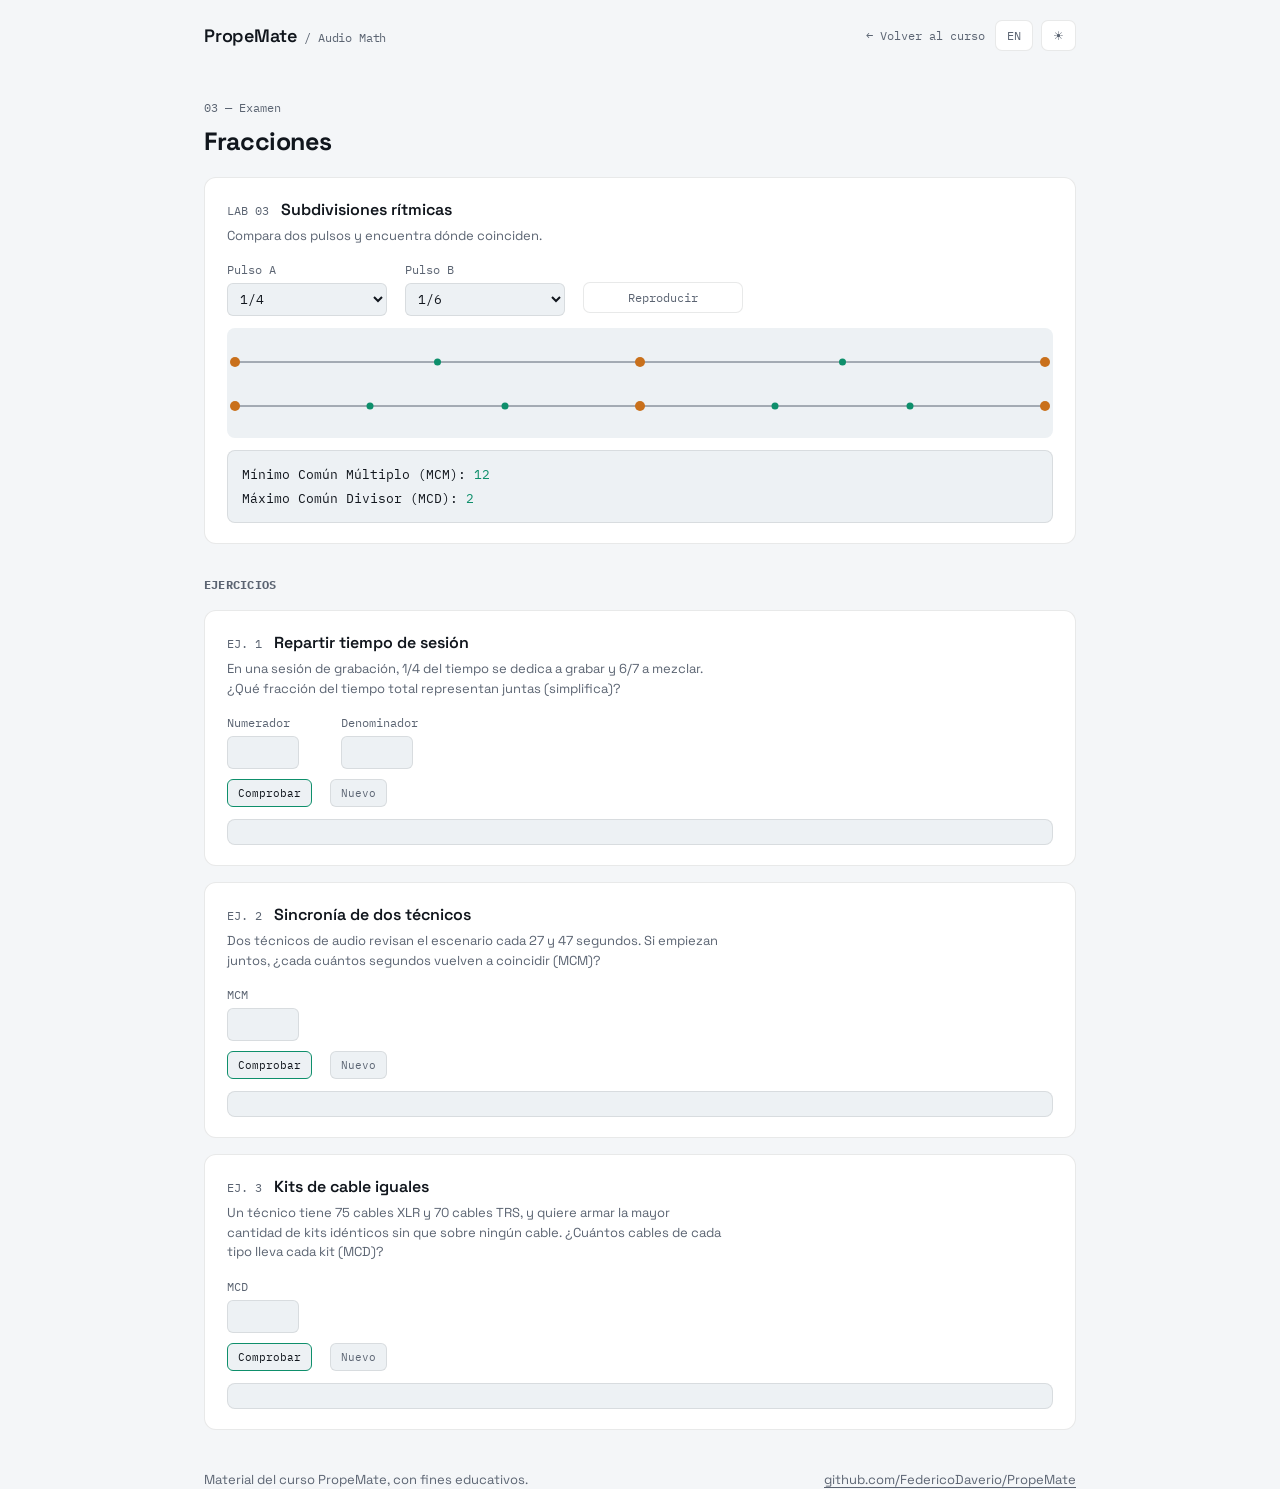
<file: lab-3.html>
<!DOCTYPE html>
<html lang="es">
<head>
<meta charset="UTF-8">
<meta name="viewport" content="width=device-width, initial-scale=1">
<title>Laboratorio 3 · PropeMate</title>
<link rel="icon" href="data:image/svg+xml,%3Csvg xmlns='http://www.w3.org/2000/svg' viewBox='0 0 32 32'%3E%3Crect width='32' height='32' rx='6' fill='%230A0D12'/%3E%3Cpath d='M2 16 Q8 4 14 16 T26 16' stroke='%236FFFC0' stroke-width='2.4' fill='none'/%3E%3C/svg%3E">
<link rel="preconnect" href="https://fonts.googleapis.com">
<link rel="preconnect" href="https://fonts.gstatic.com" crossorigin>
<link href="https://fonts.googleapis.com/css2?family=Space+Grotesk:wght@400;500;600;700&family=IBM+Plex+Mono:wght@400;500;600&display=swap" rel="stylesheet">
<link rel="stylesheet" href="assets/style.css">
</head>
<body>
<div class="wrap">
  <nav>
    <a class="brand" href="index.html">PropeMate <small>/ Audio Math</small></a>
    <div class="nav-right">
      <a class="back-link" href="index.html#temario" data-i18n="backToCourse">← Volver al curso</a>
      <div class="controls">
        <button class="ctrl-btn" id="langBtn" type="button" aria-label="Cambiar idioma / Switch language">EN</button>
        <button class="ctrl-btn" id="themeBtn" type="button" aria-label="Cambiar tema">☾</button>
      </div>
    </div>
  </nav>
  <div class="page-head">
    <p class="page-eyebrow" id="topicEyebrow"></p>
    <h1 class="page-title" id="topicTitle"></h1>
  </div>
  <section style="padding-top:8px;">
    <div id="labContainer"></div>
    <h3 style="margin-top:32px; font-family:'IBM Plex Mono'; font-size:12px; color:var(--text-dim); letter-spacing:.02em;">EJERCICIOS</h3>
    <div class="drill" id="drill-0"></div>
    <div class="drill" id="drill-1"></div>
    <div class="drill" id="drill-2"></div>
  </section>
</div>
<footer class="wrap">
  <span data-i18n="footer-note">Material del curso PropeMate, con fines educativos.</span>
  <a href="https://github.com/FedericoDaverio/PropeMate" target="_blank" rel="noopener">github.com/FedericoDaverio/PropeMate</a>
</footer>
<script>var TOPIC_INDEX = 2;</script>
<script src="assets/data.js"></script>
<script src="assets/engine.js"></script>
<script src="assets/labs-engine.js"></script>
</body>
</html>
</file>
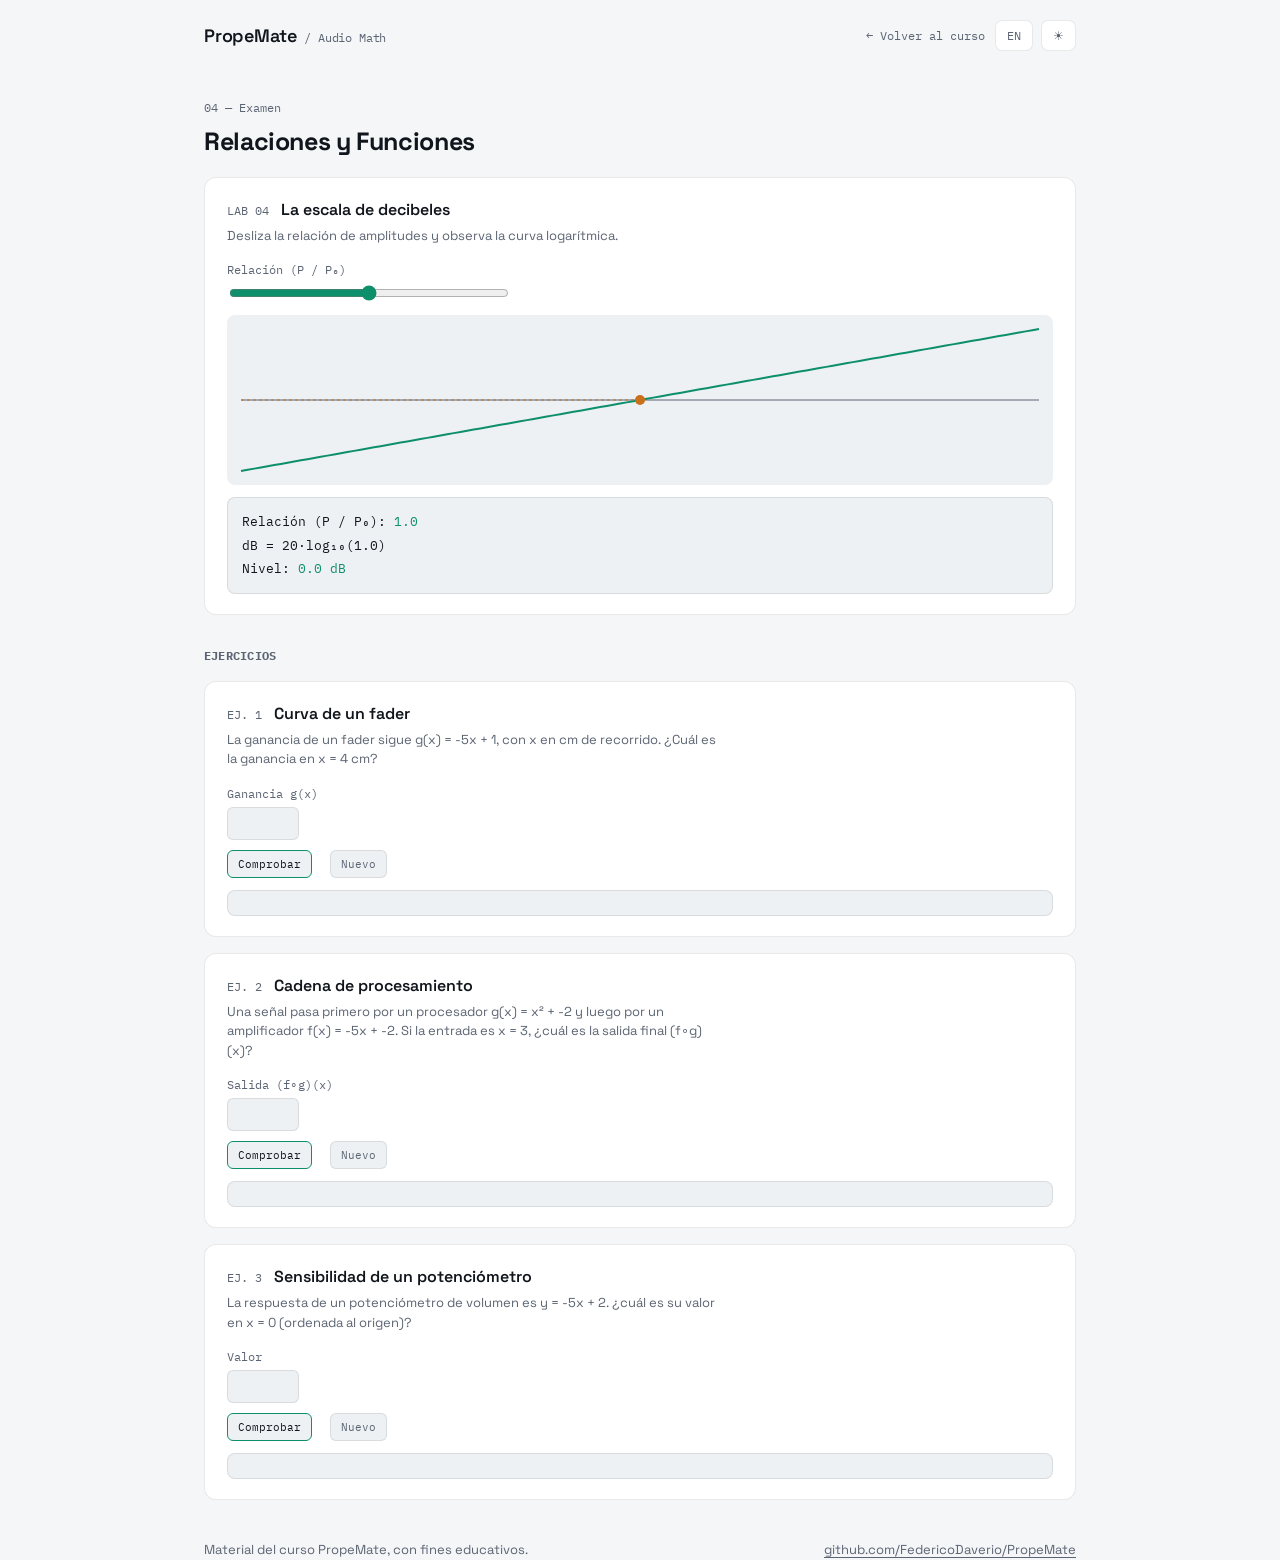
<file: lab-4.html>
<!DOCTYPE html>
<html lang="es">
<head>
<meta charset="UTF-8">
<meta name="viewport" content="width=device-width, initial-scale=1">
<title>Laboratorio 4 · PropeMate</title>
<link rel="icon" href="data:image/svg+xml,%3Csvg xmlns='http://www.w3.org/2000/svg' viewBox='0 0 32 32'%3E%3Crect width='32' height='32' rx='6' fill='%230A0D12'/%3E%3Cpath d='M2 16 Q8 4 14 16 T26 16' stroke='%236FFFC0' stroke-width='2.4' fill='none'/%3E%3C/svg%3E">
<link rel="preconnect" href="https://fonts.googleapis.com">
<link rel="preconnect" href="https://fonts.gstatic.com" crossorigin>
<link href="https://fonts.googleapis.com/css2?family=Space+Grotesk:wght@400;500;600;700&family=IBM+Plex+Mono:wght@400;500;600&display=swap" rel="stylesheet">
<link rel="stylesheet" href="assets/style.css">
</head>
<body>
<div class="wrap">
  <nav>
    <a class="brand" href="index.html">PropeMate <small>/ Audio Math</small></a>
    <div class="nav-right">
      <a class="back-link" href="index.html#temario" data-i18n="backToCourse">← Volver al curso</a>
      <div class="controls">
        <button class="ctrl-btn" id="langBtn" type="button" aria-label="Cambiar idioma / Switch language">EN</button>
        <button class="ctrl-btn" id="themeBtn" type="button" aria-label="Cambiar tema">☾</button>
      </div>
    </div>
  </nav>
  <div class="page-head">
    <p class="page-eyebrow" id="topicEyebrow"></p>
    <h1 class="page-title" id="topicTitle"></h1>
  </div>
  <section style="padding-top:8px;">
    <div id="labContainer"></div>
    <h3 style="margin-top:32px; font-family:'IBM Plex Mono'; font-size:12px; color:var(--text-dim); letter-spacing:.02em;">EJERCICIOS</h3>
    <div class="drill" id="drill-0"></div>
    <div class="drill" id="drill-1"></div>
    <div class="drill" id="drill-2"></div>
  </section>
</div>
<footer class="wrap">
  <span data-i18n="footer-note">Material del curso PropeMate, con fines educativos.</span>
  <a href="https://github.com/FedericoDaverio/PropeMate" target="_blank" rel="noopener">github.com/FedericoDaverio/PropeMate</a>
</footer>
<script>var TOPIC_INDEX = 3;</script>
<script src="assets/data.js"></script>
<script src="assets/engine.js"></script>
<script src="assets/labs-engine.js"></script>
</body>
</html>
</file>
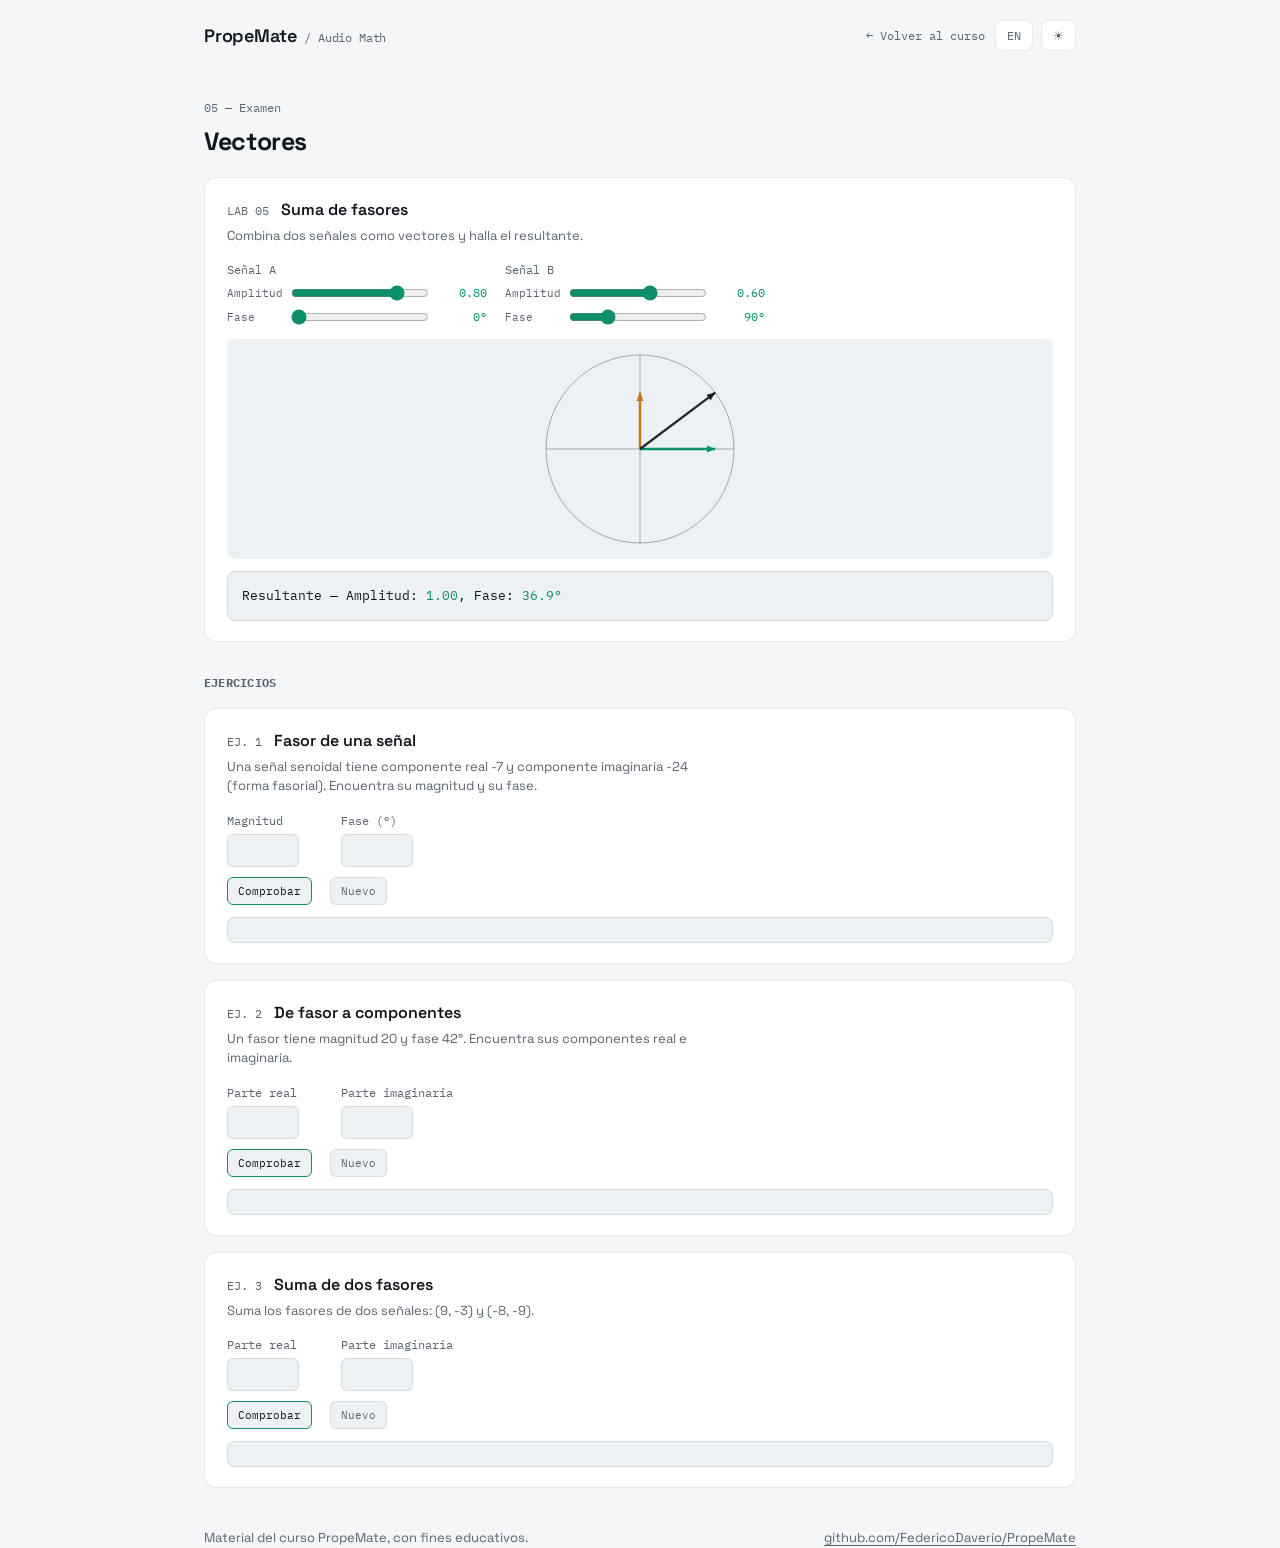
<file: lab-5.html>
<!DOCTYPE html>
<html lang="es">
<head>
<meta charset="UTF-8">
<meta name="viewport" content="width=device-width, initial-scale=1">
<title>Laboratorio 5 · PropeMate</title>
<link rel="icon" href="data:image/svg+xml,%3Csvg xmlns='http://www.w3.org/2000/svg' viewBox='0 0 32 32'%3E%3Crect width='32' height='32' rx='6' fill='%230A0D12'/%3E%3Cpath d='M2 16 Q8 4 14 16 T26 16' stroke='%236FFFC0' stroke-width='2.4' fill='none'/%3E%3C/svg%3E">
<link rel="preconnect" href="https://fonts.googleapis.com">
<link rel="preconnect" href="https://fonts.gstatic.com" crossorigin>
<link href="https://fonts.googleapis.com/css2?family=Space+Grotesk:wght@400;500;600;700&family=IBM+Plex+Mono:wght@400;500;600&display=swap" rel="stylesheet">
<link rel="stylesheet" href="assets/style.css">
</head>
<body>
<div class="wrap">
  <nav>
    <a class="brand" href="index.html">PropeMate <small>/ Audio Math</small></a>
    <div class="nav-right">
      <a class="back-link" href="index.html#temario" data-i18n="backToCourse">← Volver al curso</a>
      <div class="controls">
        <button class="ctrl-btn" id="langBtn" type="button" aria-label="Cambiar idioma / Switch language">EN</button>
        <button class="ctrl-btn" id="themeBtn" type="button" aria-label="Cambiar tema">☾</button>
      </div>
    </div>
  </nav>
  <div class="page-head">
    <p class="page-eyebrow" id="topicEyebrow"></p>
    <h1 class="page-title" id="topicTitle"></h1>
  </div>
  <section style="padding-top:8px;">
    <div id="labContainer"></div>
    <h3 style="margin-top:32px; font-family:'IBM Plex Mono'; font-size:12px; color:var(--text-dim); letter-spacing:.02em;">EJERCICIOS</h3>
    <div class="drill" id="drill-0"></div>
    <div class="drill" id="drill-1"></div>
    <div class="drill" id="drill-2"></div>
  </section>
</div>
<footer class="wrap">
  <span data-i18n="footer-note">Material del curso PropeMate, con fines educativos.</span>
  <a href="https://github.com/FedericoDaverio/PropeMate" target="_blank" rel="noopener">github.com/FedericoDaverio/PropeMate</a>
</footer>
<script>var TOPIC_INDEX = 4;</script>
<script src="assets/data.js"></script>
<script src="assets/engine.js"></script>
<script src="assets/labs-engine.js"></script>
</body>
</html>
</file>
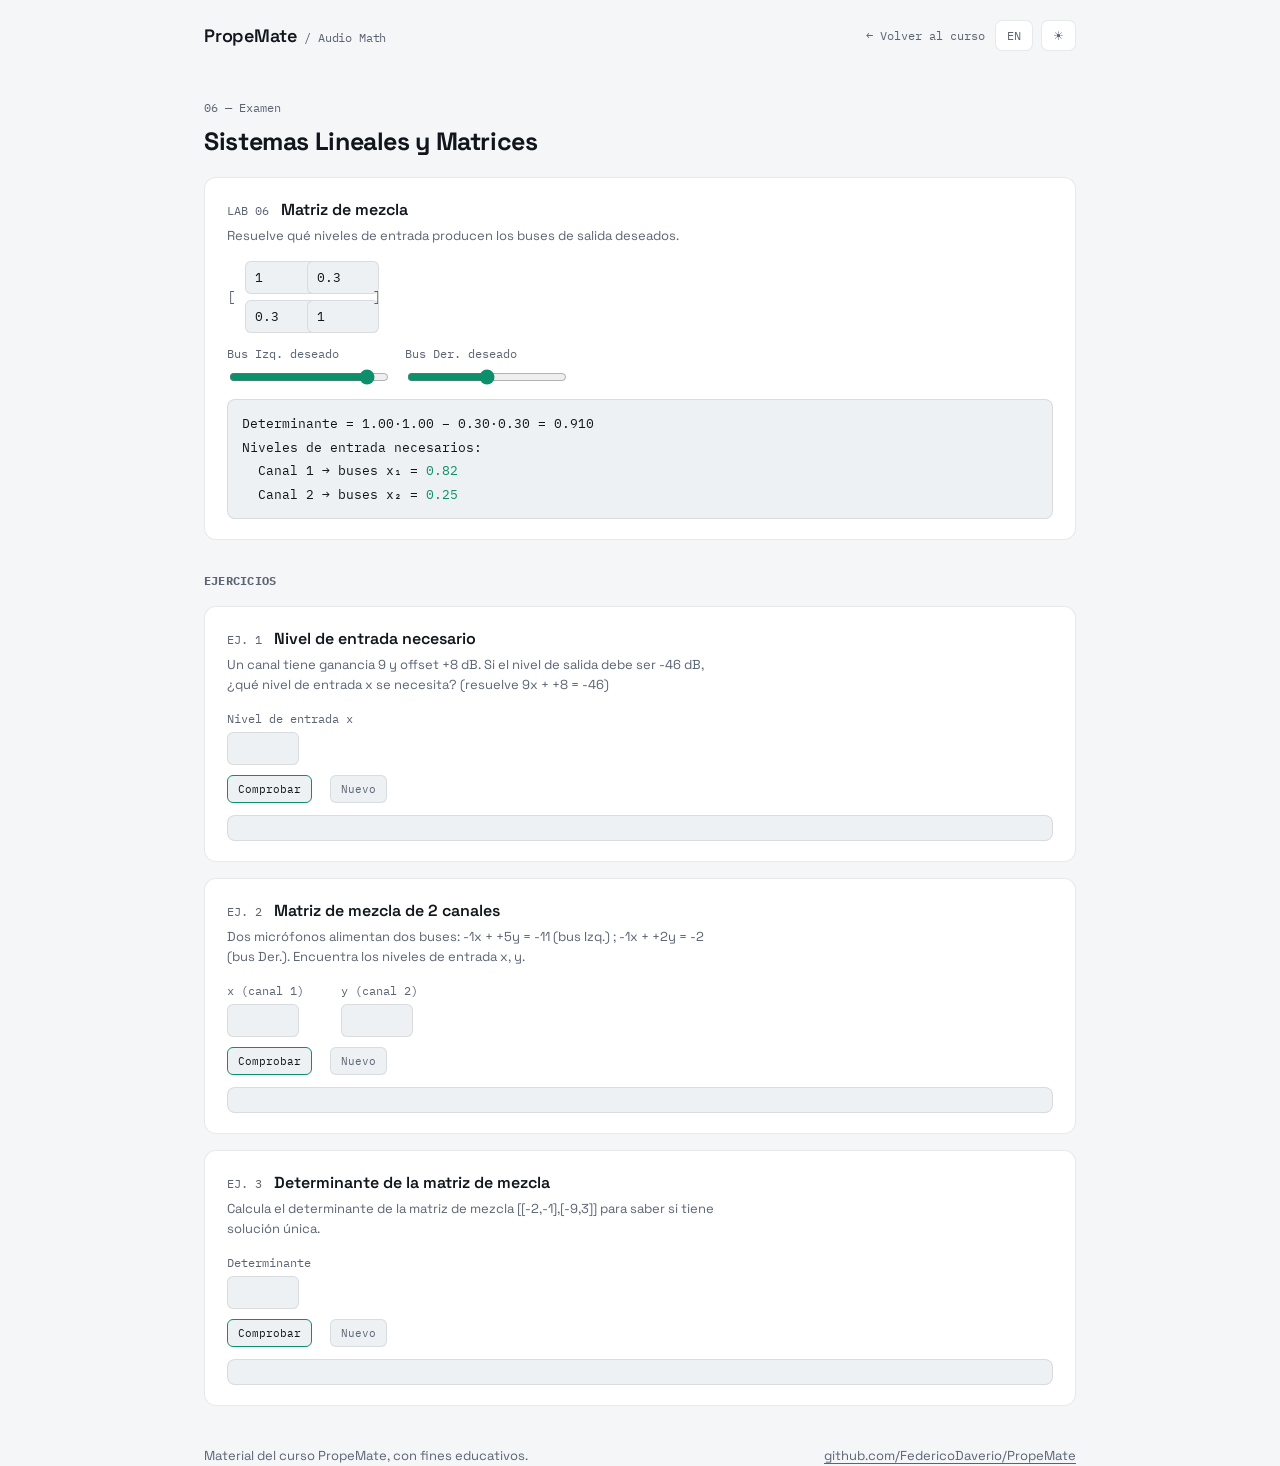
<file: lab-6.html>
<!DOCTYPE html>
<html lang="es">
<head>
<meta charset="UTF-8">
<meta name="viewport" content="width=device-width, initial-scale=1">
<title>Laboratorio 6 · PropeMate</title>
<link rel="icon" href="data:image/svg+xml,%3Csvg xmlns='http://www.w3.org/2000/svg' viewBox='0 0 32 32'%3E%3Crect width='32' height='32' rx='6' fill='%230A0D12'/%3E%3Cpath d='M2 16 Q8 4 14 16 T26 16' stroke='%236FFFC0' stroke-width='2.4' fill='none'/%3E%3C/svg%3E">
<link rel="preconnect" href="https://fonts.googleapis.com">
<link rel="preconnect" href="https://fonts.gstatic.com" crossorigin>
<link href="https://fonts.googleapis.com/css2?family=Space+Grotesk:wght@400;500;600;700&family=IBM+Plex+Mono:wght@400;500;600&display=swap" rel="stylesheet">
<link rel="stylesheet" href="assets/style.css">
</head>
<body>
<div class="wrap">
  <nav>
    <a class="brand" href="index.html">PropeMate <small>/ Audio Math</small></a>
    <div class="nav-right">
      <a class="back-link" href="index.html#temario" data-i18n="backToCourse">← Volver al curso</a>
      <div class="controls">
        <button class="ctrl-btn" id="langBtn" type="button" aria-label="Cambiar idioma / Switch language">EN</button>
        <button class="ctrl-btn" id="themeBtn" type="button" aria-label="Cambiar tema">☾</button>
      </div>
    </div>
  </nav>
  <div class="page-head">
    <p class="page-eyebrow" id="topicEyebrow"></p>
    <h1 class="page-title" id="topicTitle"></h1>
  </div>
  <section style="padding-top:8px;">
    <div id="labContainer"></div>
    <h3 style="margin-top:32px; font-family:'IBM Plex Mono'; font-size:12px; color:var(--text-dim); letter-spacing:.02em;">EJERCICIOS</h3>
    <div class="drill" id="drill-0"></div>
    <div class="drill" id="drill-1"></div>
    <div class="drill" id="drill-2"></div>
  </section>
</div>
<footer class="wrap">
  <span data-i18n="footer-note">Material del curso PropeMate, con fines educativos.</span>
  <a href="https://github.com/FedericoDaverio/PropeMate" target="_blank" rel="noopener">github.com/FedericoDaverio/PropeMate</a>
</footer>
<script>var TOPIC_INDEX = 5;</script>
<script src="assets/data.js"></script>
<script src="assets/engine.js"></script>
<script src="assets/labs-engine.js"></script>
</body>
</html>
</file>
<file: assets/style.css>
:root{
  --bg:#0A0D12; --panel:#10141B; --panel-raised:#161B24;
  --text:#E7ECF2; --text-dim:#8A94A3;
  --accent:#6FFFC0; --accent-2:#FF9F5A;
  --line:rgba(255,255,255,0.09); --grid:rgba(111,255,192,0.09);
  --focus:#6FFFC0; --danger:#FF6B6B; --good:#6FFFC0;
}
html[data-theme="light"]{
  --bg:#F4F6F8; --panel:#FFFFFF; --panel-raised:#EDF1F4;
  --text:#11161D; --text-dim:#5B6472;
  --accent:#0E8F6B; --accent-2:#C9701B;
  --line:rgba(10,15,20,0.09); --grid:rgba(14,143,107,0.10);
  --focus:#0E8F6B; --danger:#C23B3B; --good:#0E8F6B;
}
*{box-sizing:border-box;}
html,body{margin:0;padding:0;}
body{
  background:var(--bg); color:var(--text);
  font-family:"Space Grotesk",system-ui,sans-serif; line-height:1.5;
  -webkit-font-smoothing:antialiased;
  transition:background .25s ease, color .25s ease;
}
.mono{font-family:"IBM Plex Mono",ui-monospace,monospace;}
a{color:inherit;}
:focus-visible{outline:2px solid var(--focus); outline-offset:3px;}
button{font-family:inherit; color:inherit;}
.wrap{max-width:920px; margin:0 auto; padding:0 24px;}

nav{display:flex; align-items:center; justify-content:space-between; padding:20px 0; gap:16px;}
.brand{font-weight:600; font-size:18px; letter-spacing:-0.01em; display:flex; align-items:baseline; gap:8px; text-decoration:none;}
.brand small{font-family:"IBM Plex Mono"; font-weight:400; font-size:12px; color:var(--text-dim);}
.nav-right{display:flex; align-items:center; gap:10px;}
.back-link{font-family:"IBM Plex Mono"; font-size:12px; color:var(--text-dim); text-decoration:none; white-space:nowrap;}
.back-link:hover{color:var(--accent);}
.controls{display:flex; gap:8px;}
.ctrl-btn{
  font-family:"IBM Plex Mono"; font-size:12px; background:var(--panel); color:var(--text-dim);
  border:1px solid var(--line); border-radius:7px; padding:7px 11px; cursor:pointer;
  transition:border-color .15s ease, color .15s ease;
}
.ctrl-btn:hover{color:var(--text); border-color:var(--accent);}

.hero{padding:12px 0 8px;}
.scope-frame{background:var(--panel); border:1px solid var(--line); border-radius:14px; padding:4px;}
.scope-canvas-holder{
  position:relative; border-radius:10px; overflow:hidden; cursor:pointer;
  background:
    linear-gradient(var(--grid) 1px, transparent 1px) 0 0/100% 25%,
    linear-gradient(90deg, var(--grid) 1px, transparent 1px) 0 0/8.33% 100%,
    var(--panel-raised);
}
canvas{display:block; width:100%;}
#scope{height:260px;}
.scope-hint{
  position:absolute; bottom:10px; right:14px; font-family:"IBM Plex Mono"; font-size:11px; color:var(--text-dim);
  pointer-events:none; background:color-mix(in srgb, var(--panel-raised) 70%, transparent); padding:3px 8px; border-radius:5px;
}
.readout{display:flex; flex-wrap:wrap; align-items:baseline; gap:18px; padding:18px 18px 16px;}
.eq{font-family:"IBM Plex Mono"; font-size:20px; color:var(--accent); letter-spacing:-0.01em;}
.params{font-family:"IBM Plex Mono"; font-size:13px; color:var(--text-dim); display:flex; gap:14px; margin-left:auto;}
.params b{color:var(--text); font-weight:500;}
.wave-name{font-size:13px; color:var(--text-dim); margin:2px 24px 0;}

section{padding:40px 0;}
section + section{border-top:1px solid var(--line);}
h1{font-size:28px; margin:0 0 10px; letter-spacing:-0.015em;}
h2{font-size:19px; margin:0 0 6px; letter-spacing:-0.01em;}
p{color:var(--text-dim); max-width:62ch;}
.lede{color:var(--text); font-size:16px; max-width:66ch;}
.section-intro{margin:0 0 20px;}

.page-head{padding:28px 0 8px;}
.page-eyebrow{font-family:"IBM Plex Mono"; font-size:12px; color:var(--text-dim); margin:0 0 6px;}
.page-title{font-size:25px; margin:0; letter-spacing:-0.015em;}

.unit{border-top:1px solid var(--line);}
.unit:first-of-type{border-top:none;}
.unit-head{width:100%; display:flex; align-items:center; gap:16px; background:none; border:none; padding:14px 0; text-align:left; cursor:pointer;}
.unit-num{font-family:"IBM Plex Mono"; font-size:13px; color:var(--text-dim); width:22px; flex:none;}
.unit-name{flex:1; font-size:15px;}
.chev{color:var(--text-dim); font-size:13px; transition:transform .25s ease; flex:none;}
.unit-head[aria-expanded="true"] .chev{transform:rotate(180deg); color:var(--accent);}
.unit-panel{display:grid; grid-template-rows:0fr; transition:grid-template-rows .28s ease;}
.unit-panel.open{grid-template-rows:1fr;}
.unit-panel-inner{overflow:hidden;}
.unit-args{margin:0 0 14px; padding:0 0 0 20px; color:var(--text-dim); font-size:14px;}
.unit-args li{padding:3px 0;}
.unit-panel-inner .link-row{margin-bottom:16px; display:flex; gap:18px; flex-wrap:wrap;}
.unit-link{font-family:"IBM Plex Mono"; font-size:12px; color:var(--accent); text-decoration:none; white-space:nowrap; border-bottom:1px solid transparent;}
.unit-link:hover{border-color:var(--accent);}

ul.goals{margin:0; padding:0; list-style:none;}
ul.goals li{padding:10px 0; border-top:1px solid var(--line); font-size:15px; color:var(--text); padding-left:20px; position:relative;}
ul.goals li:first-child{border-top:none;}
ul.goals li::before{content:"–"; position:absolute; left:0; color:var(--accent);}

.lab, .drill, .exam{background:var(--panel); border:1px solid var(--line); border-radius:12px; padding:20px 22px; margin-top:16px;}
.lab:first-of-type, .exam:first-of-type{margin-top:0;}
.lab-head, .drill-head{display:flex; align-items:baseline; gap:12px; margin-bottom:4px;}
.lab-num, .drill-num{font-family:"IBM Plex Mono"; font-size:12px; color:var(--text-dim);}
.lab-title, .drill-title{font-size:16px; font-weight:600;}
.lab-blurb, .drill-blurb{font-size:13px; margin:0 0 16px;}

.ctrl-row{display:flex; flex-wrap:wrap; gap:18px; align-items:center; margin-bottom:12px;}
.ctrl-col{display:flex; flex-direction:column; gap:4px; min-width:160px;}
.ctrl-col label{font-size:12px; color:var(--text-dim); font-family:"IBM Plex Mono";}
.slider-row{display:flex; align-items:center; gap:8px;}
.slider-row input[type=range]{flex:1;}
.slider-tag{font-family:"IBM Plex Mono"; font-size:11px; color:var(--text-dim); width:54px; flex:none;}
.slider-val{font-family:"IBM Plex Mono"; font-size:12px; color:var(--accent); width:48px; flex:none; text-align:right;}
input[type=range]{accent-color:var(--accent); width:100%;}
input[type=number], input[type=text], input[type=email]{
  background:var(--panel-raised); color:var(--text); border:1px solid var(--line);
  border-radius:6px; padding:7px 9px; font-family:"IBM Plex Mono"; font-size:13px;
}
input[type=number]{width:72px;}
select{background:var(--panel-raised); color:var(--text); border:1px solid var(--line); border-radius:6px; padding:6px 8px; font-family:"IBM Plex Mono"; font-size:13px;}
.preset-row{display:flex; flex-wrap:wrap; gap:6px; margin-bottom:12px;}
.preset-btn, .drill-btn, .choice-btn{
  font-family:"IBM Plex Mono"; font-size:11px; background:var(--panel-raised); color:var(--text-dim);
  border:1px solid var(--line); border-radius:6px; padding:6px 10px; cursor:pointer;
}
.preset-btn:hover, .drill-btn:hover, .choice-btn:hover{color:var(--text); border-color:var(--accent);}
.drill-btn.primary{color:var(--text); border-color:var(--accent);}

.lab-out, .drill-out{
  font-family:"IBM Plex Mono"; font-size:13px; color:var(--text); background:var(--panel-raised);
  border:1px solid var(--line); border-radius:8px; padding:12px 14px; margin-top:8px;
}
.lab-out .line, .drill-out .line{padding:2px 0;}
.hi{color:var(--accent);} .warn{color:var(--danger);}
.lab-canvas-holder{border-radius:8px; overflow:hidden; background:var(--panel-raised); margin-bottom:12px;}
.matrix-grid{display:inline-grid; grid-template-columns:repeat(2, 56px); gap:6px; vertical-align:middle;}
.matrix-eq{display:flex; align-items:center; gap:10px; flex-wrap:wrap; margin-bottom:12px; font-family:"IBM Plex Mono"; font-size:14px;}
.bracket{color:var(--text-dim);}

.drill-fields{display:flex; gap:14px; flex-wrap:wrap; align-items:flex-end; margin:10px 0;}
.drill-fields .ctrl-col{min-width:100px;}
.drill-choices{display:flex; gap:8px; flex-wrap:wrap; margin:10px 0;}
.choice-btn.correct{border-color:var(--good); color:var(--good);}
.choice-btn.incorrect{border-color:var(--danger); color:var(--danger);}

.exam-intro{font-size:13px; margin:0 0 14px;}
.exam-fields{display:flex; gap:12px; flex-wrap:wrap; margin-bottom:10px;}
.exam-fields .ctrl-col{min-width:180px; flex:1;}
.exam-fields input{width:100%;}
.exam-disclaimer{font-size:11px; color:var(--text-dim); margin:0 0 20px; font-style:italic;}
.exam-q{border-top:1px solid var(--line); padding:16px 0;}
.exam-q:first-of-type{border-top:none;}
.exam-q-text{font-size:14px; margin-bottom:10px;}
.exam-opts{display:flex; flex-direction:column; gap:8px;}
.exam-opt{display:flex; align-items:flex-start; gap:8px; font-size:13.5px; color:var(--text); cursor:pointer;}
.exam-opt input{margin-top:3px;}
.exam-opt.correct{color:var(--good);}
.exam-opt.incorrect{color:var(--danger); text-decoration:line-through;}
.exam-submit-row{margin-top:20px; display:flex; align-items:center; gap:14px; flex-wrap:wrap;}
.exam-msg{font-size:13px; margin-top:12px;}
.exam-score{font-family:"IBM Plex Mono"; font-size:15px; margin-top:4px;}
.mail-link{
  font-family:"IBM Plex Mono"; font-size:12px; color:var(--bg); background:var(--accent-2);
  padding:8px 14px; border-radius:7px; text-decoration:none; display:inline-block; margin-top:8px;
}

footer{padding:28px 0 40px; color:var(--text-dim); font-size:13px; display:flex; flex-wrap:wrap; gap:6px 18px; justify-content:space-between;}
footer a{color:var(--text-dim); text-decoration:underline; text-underline-offset:3px;}
footer a:hover{color:var(--accent);}

@media (max-width:560px){
  .readout{flex-direction:column; align-items:flex-start;} .params{margin-left:0;} h1{font-size:23px;}
  nav{flex-wrap:wrap;}
}
@media (prefers-reduced-motion: reduce){ * {scroll-behavior:auto !important;} }
</file>
